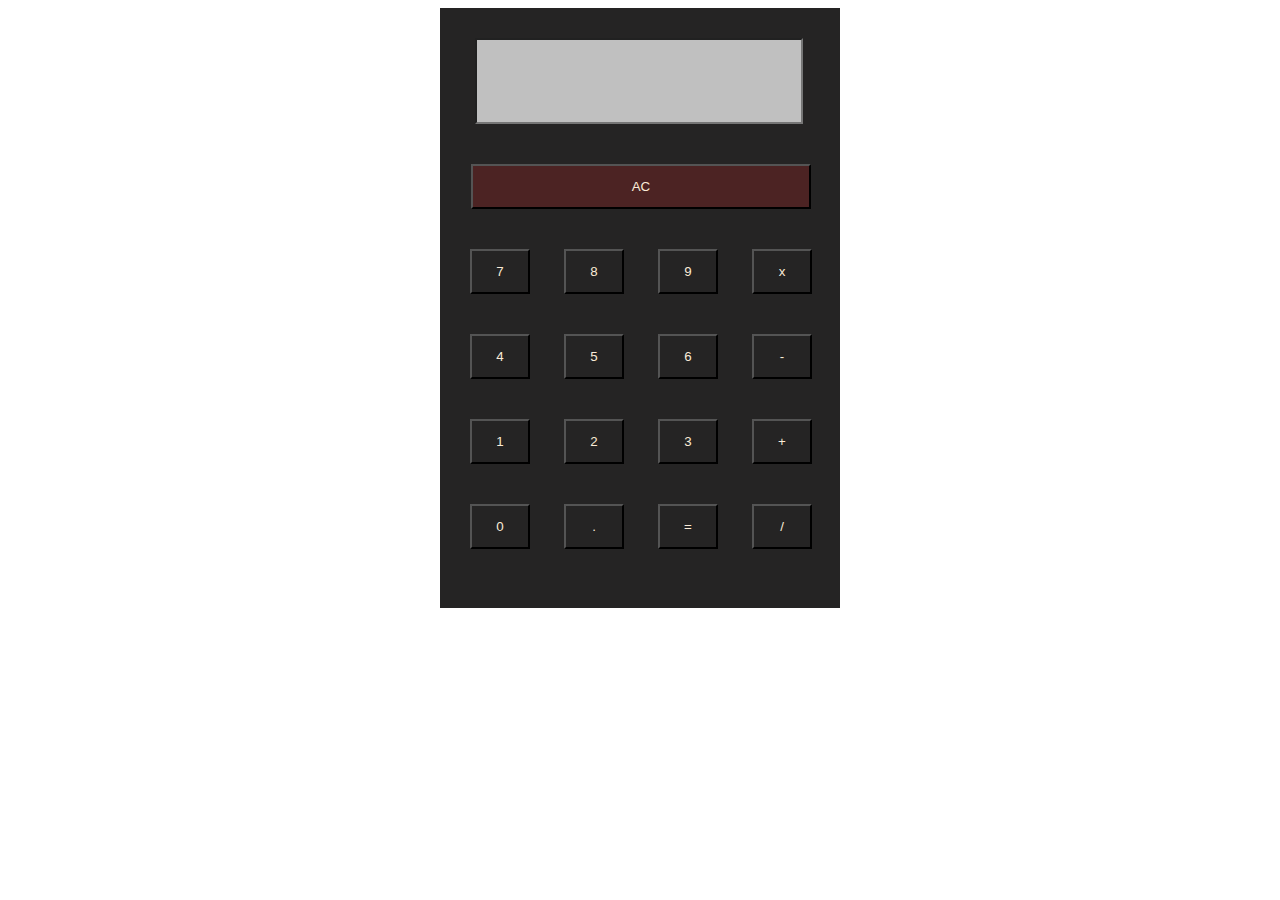
<file: Calculator/Index.html>
<!DOCTYPE html>
<html lang="en">

<head>
    <meta charset="UTF-8">
    <meta name="viewport" content="width=device-width, initial-scale=1.0">
    <title>Normal Calculator</title>
    <link rel="stylesheet" href="Main.css">
    <script src="Script.js"></script>
</head>

<body>
    <div class="main-body">

        <div class="calc">

            <div class="output">
                <input type="text" id="screen">
            </div>

            <div class="buttons">
                <button onclick="clearDisplay()" class="spcl-btn">AC</button>

                <div class="row">
                    <button onclick="buttonClick(7)" class="btn">7</button>
                    <button onclick="buttonClick(8)" class="btn">8</button>
                    <button onclick="buttonClick(9)" class="btn">9</button>
                    <button onclick="buttonClick('*')" class="btn">x</button>
                </div>

                <div class="row">
                    <button onclick="buttonClick(4)" class="btn">4</button>
                    <button onclick="buttonClick(5)" class="btn">5</button>
                    <button onclick="buttonClick(6)" class="btn">6</button>
                    <button onclick="buttonClick('-')" class="btn">-</button>
                </div>

                <div class="row">
                    <button onclick="buttonClick(1)" class="btn">1</button>
                    <button onclick="buttonClick(2)" class="btn">2</button>
                    <button onclick="buttonClick(3)" class="btn">3</button>
                    <button onclick="buttonClick('+')" class="btn">+</button>
                </div>

                <div class="row">
                    <button onclick="buttonClick(0)" class="btn">0</button>
                    <button onclick="buttonClick('.')" class="btn">.</button>
                    <button onclick="equalClick('=')" class="btn">=</button>
                    <button onclick="buttonClick('/')" class="btn">/</button>
                </div>


            </div>

        </div>
    </div>
</body>
</html>
</file>
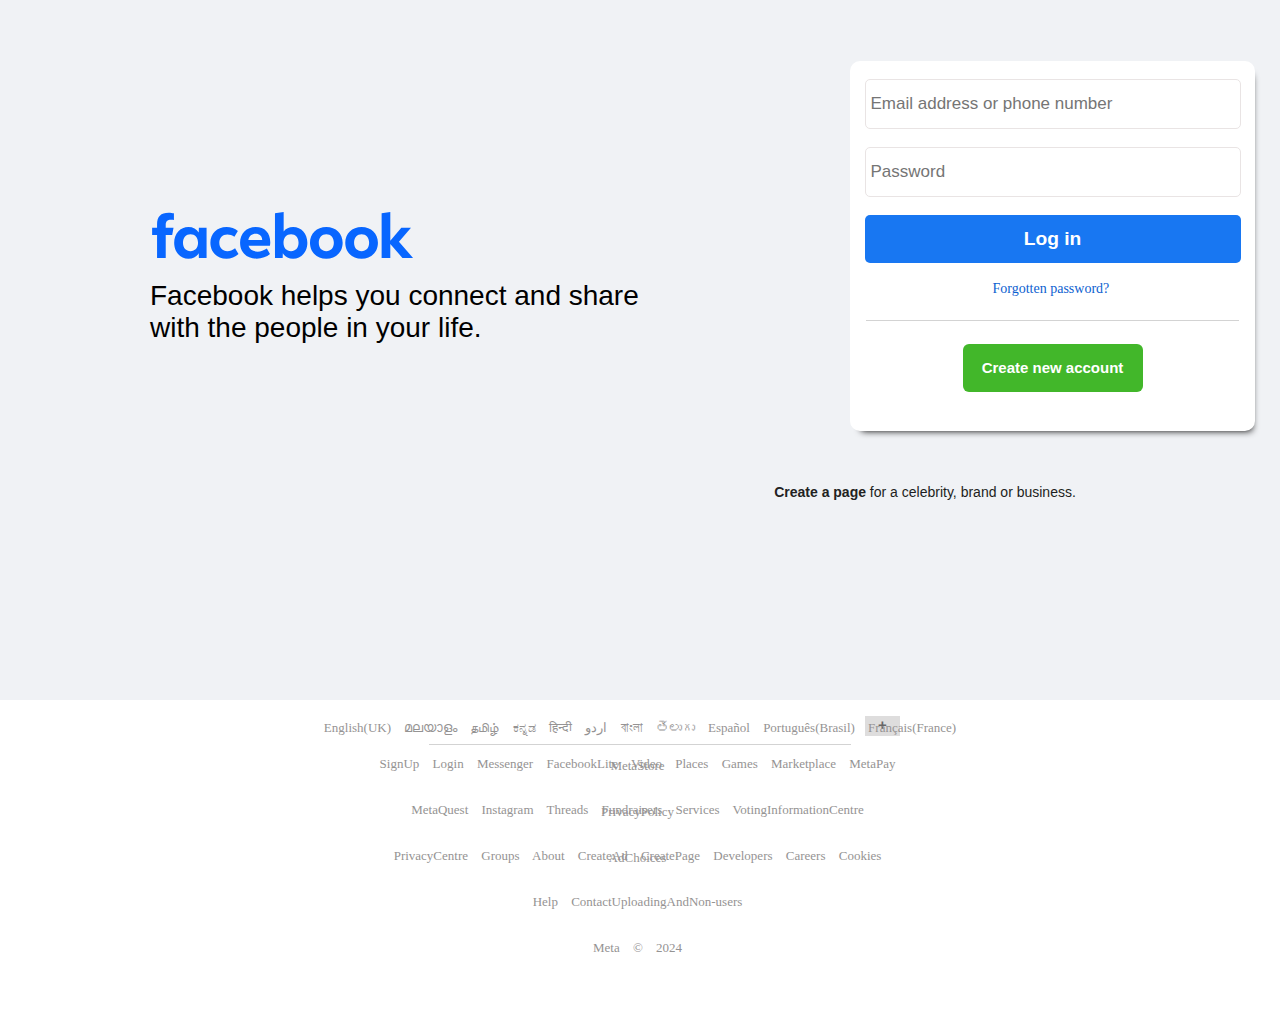
<file: Facebook New/Index.html>
<!DOCTYPE html>
<html lang="en">

<head>
    <meta charset="UTF-8">
    <meta name="viewport" content="width=device-width, initial-scale=1.0">
    <title>Facebook - log in or sign up</title>
    <link href="Main.css" rel="stylesheet" type="text/css">
    <link rel="icon" href="icon.png" type="image/x-icon">
</head>

<body>
    <div class="container">

        <div class="main-body">

            <div class="left-section">
                <img src="logo.svg" alt="facebook">
                <p>Facebook helps you connect and share<br>with the people in your life.</p>
            </div>

            <div class="right-section">
                <form action="">
                    <input type="text" placeholder="Email address or phone number">
                    <br>
                    <input type="password" placeholder="Password">
                    <br>
                    <button href="Index.html" class="login" type="submit">Log in</button>
                    <br>
                    <a href="Index.html" class="f-pass">Forgotten password?</a>
                    <br>
                    <div class="line"></div>
                    <br>
                    <button href="Index.html" class="bttn2">Create new account</button> 
                </form>

           
                <div class="link2">
                    <a href="Index.html">Create a page</a> 
                    for a celebrity, brand or business.
                </div>

            </div>
        </div>

        <div class="footer">
            <p>English(UK) മലയാളം தமிழ் ಕನ್ನಡ हिन्दी اردو বাংলা తెలుగు Español Português(Brasil) Français(France)</p>
            <button href="Index.html" class="plus">+</button>
            <br>
            <div class="line2"></div>
            <br>

            <div class="para">
                <p>SignUp Login Messenger FacebookLite Video Places Games Marketplace MetaPay MetaStore</p><br>
                <p>MetaQuest Instagram Threads Fundraisers Services VotingInformationCentre PrivacyPolicy</p><br>
                <p>PrivacyCentre Groups About CreateAd CreatePage Developers Careers Cookies AdChoices</p><br>
                <p>Help ContactUploadingAndNon-users</p><br><br>
                <p>Meta © 2024</p>
            </div>
        </div>
    </div>
</body>
</html>
</file>
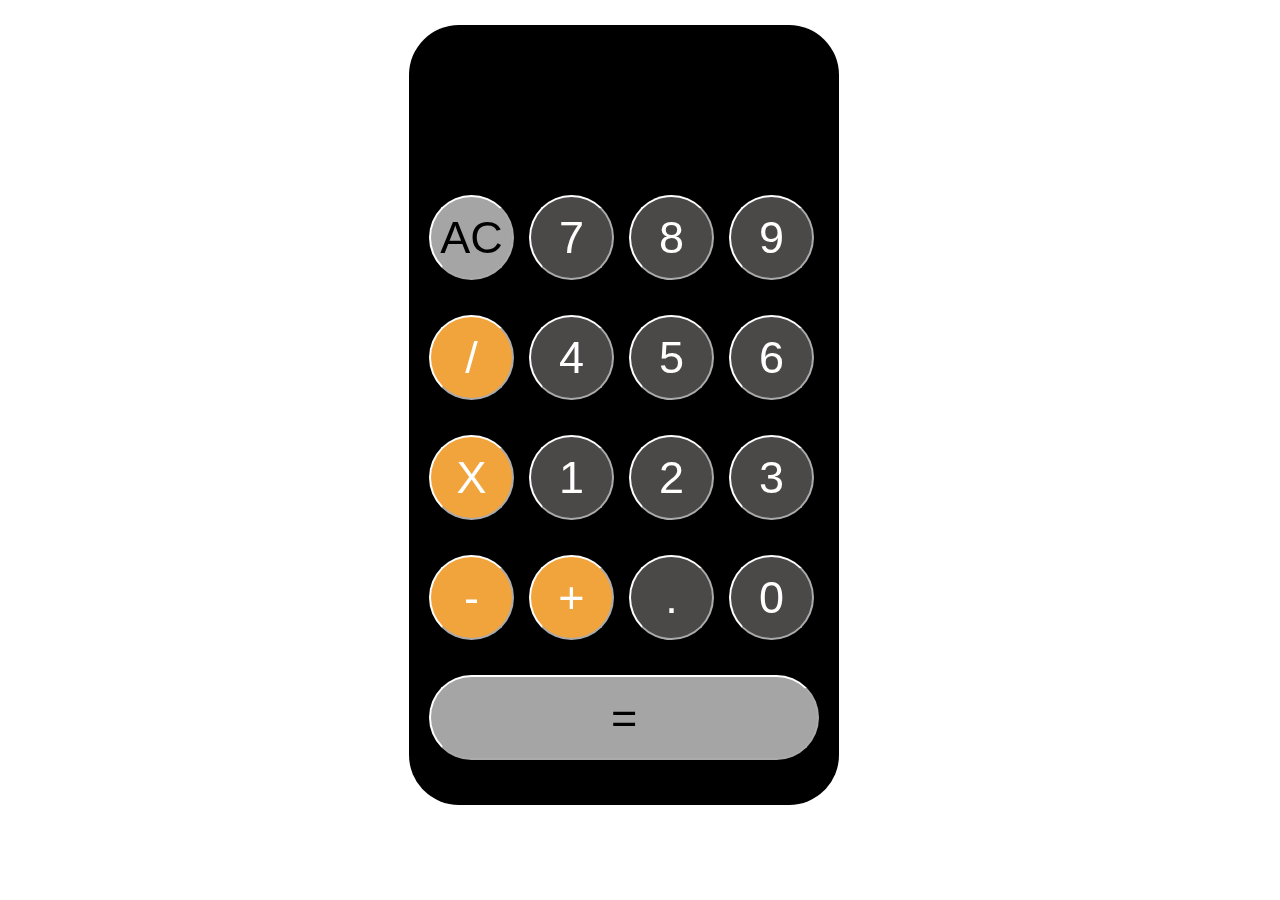
<file: IOS Calculator/Index.html>
<!DOCTYPE html>
<html lang="en">

<head>
    <meta charset="UTF-8">
    <meta name="viewport" content="width=device-width, initial-scale=1.0">
    <title>Normal Calculator</title>
    <link rel="stylesheet" href="Main.css">
    <script src="Script.js"></script>
</head>

<body>
    <div class="main-body">

        <div class="calc">

            <div class="output">
                <input type="text" id="screen">
            </div>

            <div class="buttons">

                <div class="row">
                    <button onclick="clearDisplay()" class="gray-btn">AC</button>
                    <button onclick="buttonClick('/')" class="op-btn">/</button>
                    <button onclick="buttonClick('*')" class="op-btn">X</button>
                    <button onclick="buttonClick('-')" class="op-btn">-</button>
                </div>

                <div class="row">
                    <button onclick="buttonClick(7)" class="btn">7</button>
                    <button onclick="buttonClick(4)" class="btn">4</button>
                    <button onclick="buttonClick(1)" class="btn">1</button>
                    <button onclick="buttonClick('+')" class="op-btn">+</button>

                </div>

                <div class="row">
                    <button onclick="buttonClick(8)" class="btn">8</button>
                    <button onclick="buttonClick(5)" class="btn">5</button>
                    <button onclick="buttonClick(2)" class="btn">2</button>
                    <button onclick="buttonClick('.')" class="btn">.</button>
                </div>

                <div class="row">
                    <button onclick="buttonClick(9)" class="btn">9</button>
                    <button onclick="buttonClick(6)" class="btn">6</button>
                    <button onclick="buttonClick(3)" class="btn">3</button>
                    <button onclick="buttonClick(0)" class="btn">0</button>
                </div>

                <div class="row">
                    <button onclick="equalClick('=')" class="equal-btn">=</button>
                </div>


            </div>

        </div>
    </div>
</body>
</html>
</file>
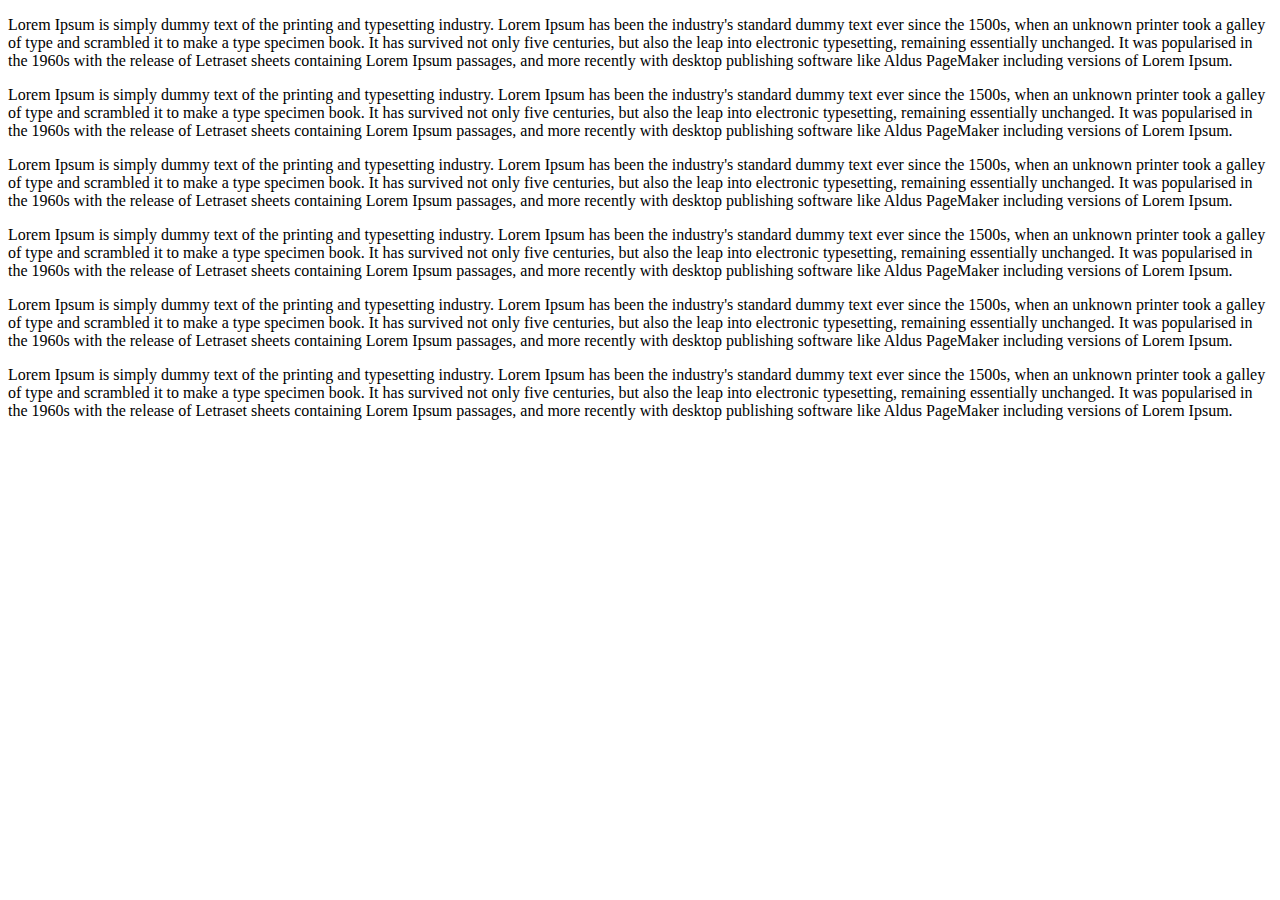
<file: Bootsrap/sample.html>
<!DOCTYPE html>
<html lang="en">
<head>
    <meta charset="UTF-8">
    <meta name="viewport" content="width=device-width, initial-scale=1.0">
    <title>Document</title>
    <link href="https://cdn.jsdelivr.net/npm/bootstrap@5.0.2/dist/css/bootstrap.min.css" rel="stylesheet" integrity="sha384-EVSTQN3/azprG1Anm3QDgpJLIm9Nao0Yz1ztcQTwFspd3yD65VohhpuuCOmLASjC" crossorigin="anonymous">
</head>
<body>
    <div class="container-fluid">
    <div class="row">
        <div class="col-12 col-sm-6 col-md-4 col-lg-3 col-xl-2">
            <p>Lorem Ipsum is simply dummy text of the printing and typesetting industry. Lorem Ipsum has been the industry's standard dummy text ever since the 1500s, when an unknown printer took a galley of type and scrambled it to make a type specimen book. It has survived not only five centuries, but also the leap into electronic typesetting, remaining essentially unchanged. It was popularised in the 1960s with the release of Letraset sheets containing Lorem Ipsum passages, and more recently with desktop publishing software like Aldus PageMaker including versions of Lorem Ipsum.</p>
        </div>

        <div class="col-12 col-sm-6 col-md-4 col-lg-3 col-xl-2">
            <p>Lorem Ipsum is simply dummy text of the printing and typesetting industry. Lorem Ipsum has been the industry's standard dummy text ever since the 1500s, when an unknown printer took a galley of type and scrambled it to make a type specimen book. It has survived not only five centuries, but also the leap into electronic typesetting, remaining essentially unchanged. It was popularised in the 1960s with the release of Letraset sheets containing Lorem Ipsum passages, and more recently with desktop publishing software like Aldus PageMaker including versions of Lorem Ipsum.</p>
        </div>

        <div class="col-12 col-sm-6 col-md-4 col-lg-3 col-xl-2">
            <p>Lorem Ipsum is simply dummy text of the printing and typesetting industry. Lorem Ipsum has been the industry's standard dummy text ever since the 1500s, when an unknown printer took a galley of type and scrambled it to make a type specimen book. It has survived not only five centuries, but also the leap into electronic typesetting, remaining essentially unchanged. It was popularised in the 1960s with the release of Letraset sheets containing Lorem Ipsum passages, and more recently with desktop publishing software like Aldus PageMaker including versions of Lorem Ipsum.</p>
        </div>

        <div class="col-12 col-sm-6 col-md-4 col-lg-3 col-xl-2">
            <p>Lorem Ipsum is simply dummy text of the printing and typesetting industry. Lorem Ipsum has been the industry's standard dummy text ever since the 1500s, when an unknown printer took a galley of type and scrambled it to make a type specimen book. It has survived not only five centuries, but also the leap into electronic typesetting, remaining essentially unchanged. It was popularised in the 1960s with the release of Letraset sheets containing Lorem Ipsum passages, and more recently with desktop publishing software like Aldus PageMaker including versions of Lorem Ipsum.</p>
        </div>

        <div class="col-12 col-sm-6 col-md-4 col-lg-3 col-xl-2">
            <p>Lorem Ipsum is simply dummy text of the printing and typesetting industry. Lorem Ipsum has been the industry's standard dummy text ever since the 1500s, when an unknown printer took a galley of type and scrambled it to make a type specimen book. It has survived not only five centuries, but also the leap into electronic typesetting, remaining essentially unchanged. It was popularised in the 1960s with the release of Letraset sheets containing Lorem Ipsum passages, and more recently with desktop publishing software like Aldus PageMaker including versions of Lorem Ipsum.</p>
        </div>

        <div class="col-12 col-sm-6 col-md-4 col-lg-3 col-xl-2">
            <p>Lorem Ipsum is simply dummy text of the printing and typesetting industry. Lorem Ipsum has been the industry's standard dummy text ever since the 1500s, when an unknown printer took a galley of type and scrambled it to make a type specimen book. It has survived not only five centuries, but also the leap into electronic typesetting, remaining essentially unchanged. It was popularised in the 1960s with the release of Letraset sheets containing Lorem Ipsum passages, and more recently with desktop publishing software like Aldus PageMaker including versions of Lorem Ipsum.</p>
        </div>
        

    </div>
    </div>
    <script src="https://cdn.jsdelivr.net/npm/bootstrap@5.0.2/dist/js/bootstrap.bundle.min.js" integrity="sha384-MrcW6ZMFYlzcLA8Nl+NtUVF0sA7MsXsP1UyJoMp4YLEuNSfAP+JcXn/tWtIaxVXM" crossorigin="anonymous"></script>
    
</body>
</html>
</file>
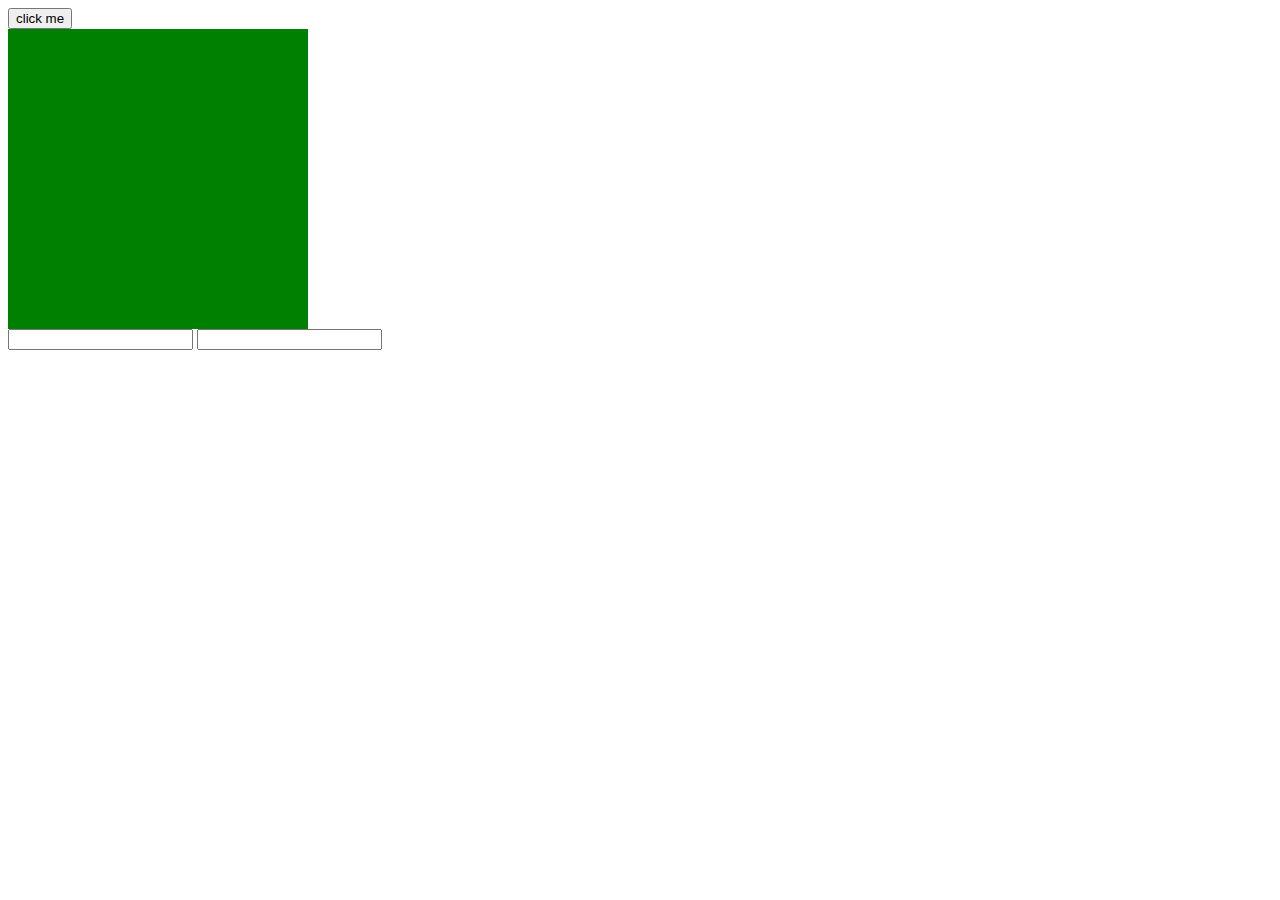
<file: jquery/sample.html>
<!DOCTYPE html>
<html lang="en">
<head>
    <meta charset="UTF-8">
    <meta name="viewport" content="width=device-width, initial-scale=1.0">
    <title>Document</title>
</head>
<body>
    <button id="btn">click me</button>
    <div style="width:300px;height:300px;background: green;" id="box">
    
    
    </div>
    <input type="text" id="inp">
    <label style="display: none;" id="error">Enter min. 4 characters</label>
    <input type="text" id="">
    <script src="https://code.jquery.com/jquery-3.7.1.js" integrity="sha256-eKhayi8LEQwp4NKxN+CfCh+3qOVUtJn3QNZ0TciWLP4=" crossorigin="anonymous"></script>
    <script>
        $(document).ready(function(){
            $("#btn").click(function(){
                //alert("button clicked")
                $("#box").toggle()
            })

            $("#btn").mouseenter(function(){
                $(this).css({"background":"red"})
            })

            $("#inp").blur(function(){
                var text=$(this).val()
                if(text.length<4){
                    //alert("enter min. characters")
                    $("#error").show()
                }else{
                    $("#error").hide()
                }
            })
        })
    </script>
</body>
</html>
</file>
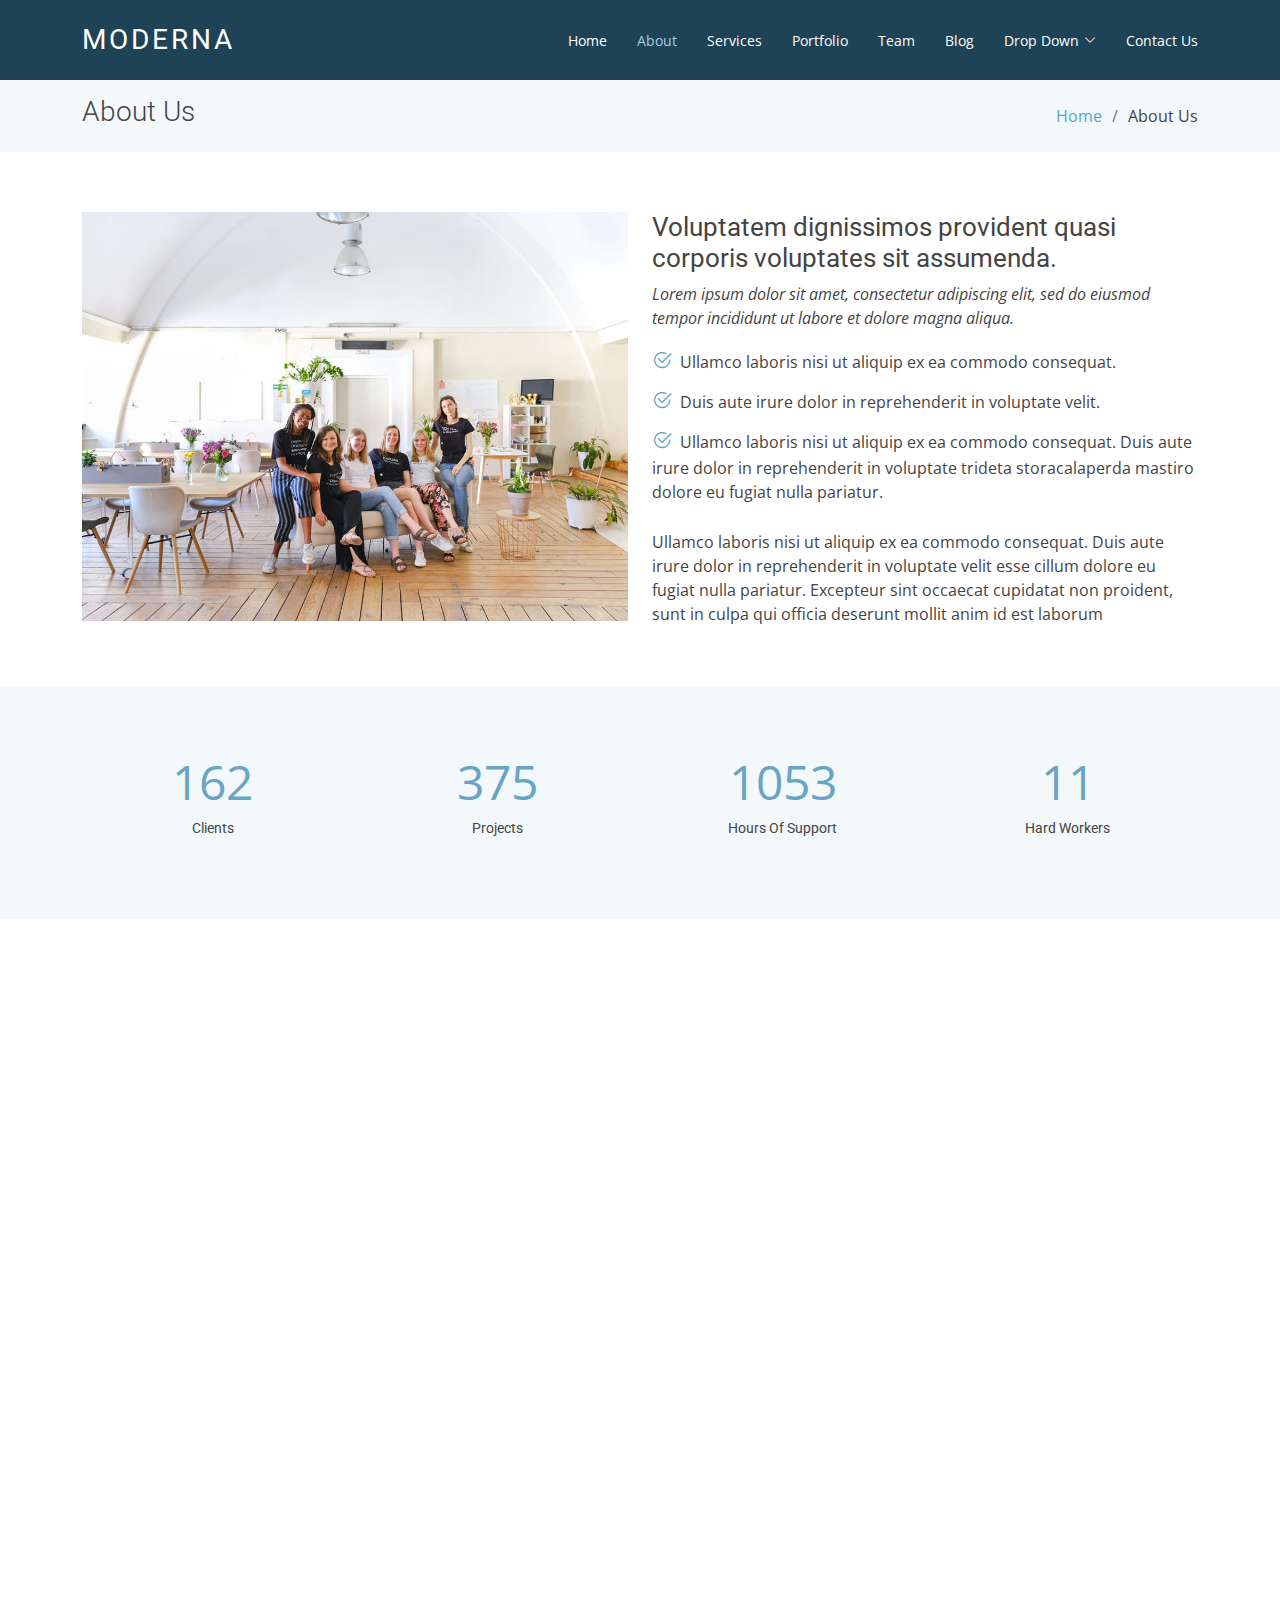
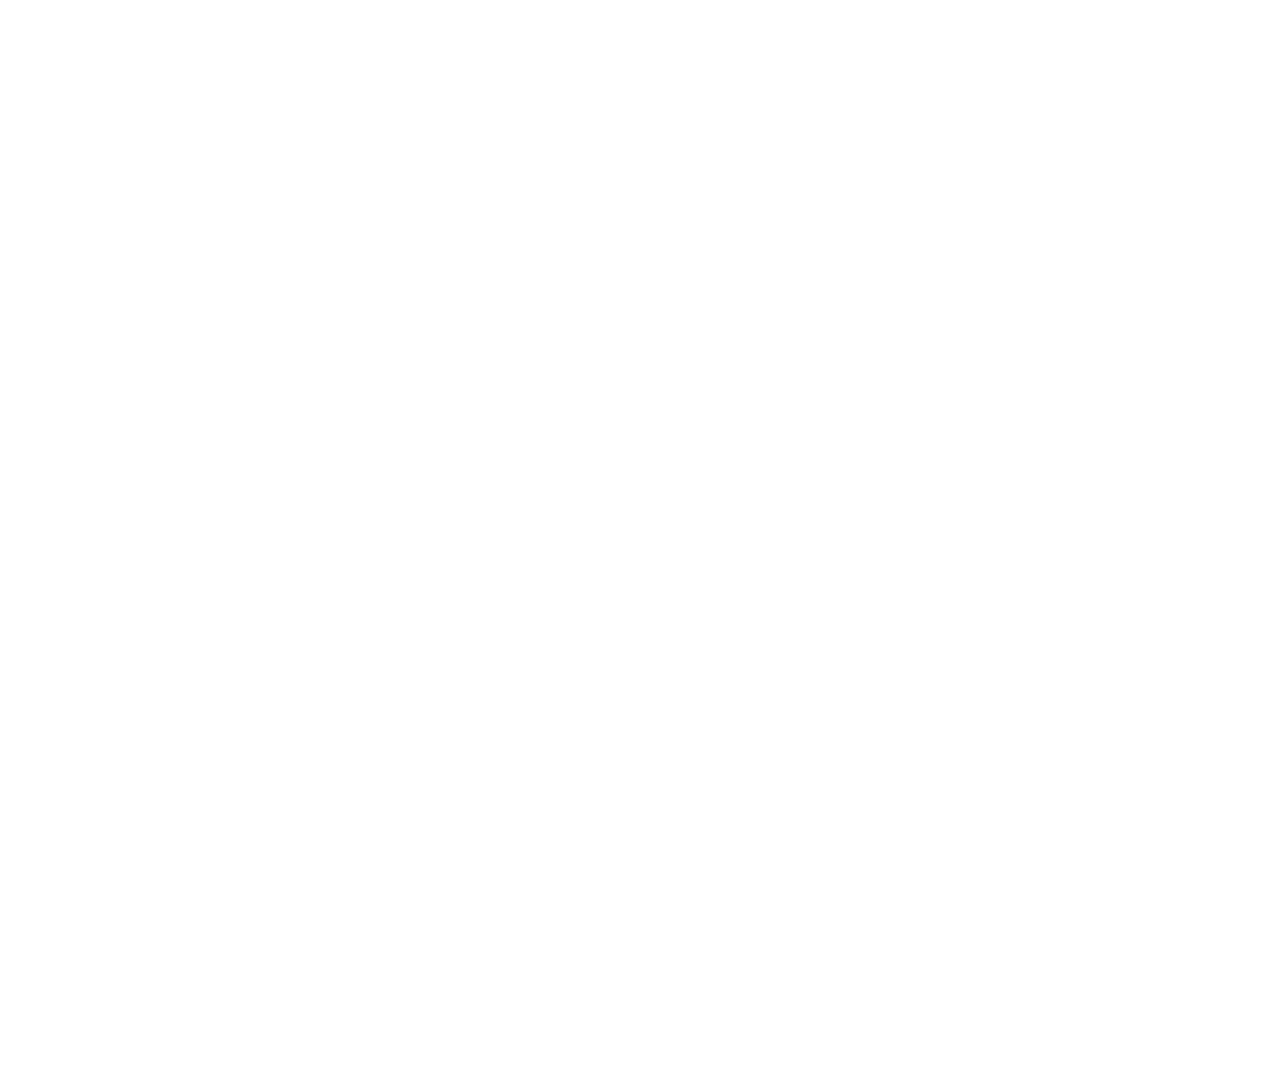
<file: Project 2/about.html>
<!DOCTYPE html>
<html lang="en">

<head>
  <meta charset="utf-8">
  <meta content="width=device-width, initial-scale=1.0" name="viewport">

  <title>About - Moderna Bootstrap Template</title>
  <meta content="" name="description">
  <meta content="" name="keywords">

  <!-- Favicons -->
  <link href="assets/img/favicon.png" rel="icon">
  <link href="assets/img/apple-touch-icon.png" rel="apple-touch-icon">

  <!-- Google Fonts -->
  <link href="https://fonts.googleapis.com/css?family=Open+Sans:300,300i,400,400i,600,600i,700,700i|Roboto:300,300i,400,400i,500,500i,700,700i&display=swap" rel="stylesheet">

  <!-- Vendor CSS Files -->
  <link href="assets/vendor/animate.css/animate.min.css" rel="stylesheet">
  <link href="assets/vendor/aos/aos.css" rel="stylesheet">
  <link href="assets/vendor/bootstrap/css/bootstrap.min.css" rel="stylesheet">
  <link href="assets/vendor/bootstrap-icons/bootstrap-icons.css" rel="stylesheet">
  <link href="assets/vendor/boxicons/css/boxicons.min.css" rel="stylesheet">
  <link href="assets/vendor/glightbox/css/glightbox.min.css" rel="stylesheet">
  <link href="assets/vendor/swiper/swiper-bundle.min.css" rel="stylesheet">

  <!-- Template Main CSS File -->
  <link href="assets/css/style.css" rel="stylesheet">

  <!-- =======================================================
  * Template Name: Moderna
  * Updated: Jan 09 2024 with Bootstrap v5.3.2
  * Template URL: https://bootstrapmade.com/free-bootstrap-template-corporate-moderna/
  * Author: BootstrapMade.com
  * License: https://bootstrapmade.com/license/
  ======================================================== -->
</head>

<body>

  <!-- ======= Header ======= -->
  <header id="header" class="fixed-top d-flex align-items-center ">
    <div class="container d-flex justify-content-between align-items-center">

      <div class="logo">
        <h1 class="text-light"><a href="index.html"><span>Moderna</span></a></h1>
        <!-- Uncomment below if you prefer to use an image logo -->
        <!-- <a href="index.html"><img src="assets/img/logo.png" alt="" class="img-fluid"></a>-->
      </div>

      <nav id="navbar" class="navbar">
        <ul>
          <li><a class="" href="index.html">Home</a></li>
          <li><a class="active" href="about.html">About</a></li>
          <li><a href="services.html">Services</a></li>
          <li><a href="portfolio.html">Portfolio</a></li>
          <li><a href="team.html">Team</a></li>
          <li><a href="blog.html">Blog</a></li>
          <li class="dropdown"><a href="#"><span>Drop Down</span> <i class="bi bi-chevron-down"></i></a>
            <ul>
              <li><a href="#">Drop Down 1</a></li>
              <li class="dropdown"><a href="#"><span>Deep Drop Down</span> <i class="bi bi-chevron-right"></i></a>
                <ul>
                  <li><a href="#">Deep Drop Down 1</a></li>
                  <li><a href="#">Deep Drop Down 2</a></li>
                  <li><a href="#">Deep Drop Down 3</a></li>
                  <li><a href="#">Deep Drop Down 4</a></li>
                  <li><a href="#">Deep Drop Down 5</a></li>
                </ul>
              </li>
              <li><a href="#">Drop Down 2</a></li>
              <li><a href="#">Drop Down 3</a></li>
              <li><a href="#">Drop Down 4</a></li>
            </ul>
          </li>
          <li><a href="contact.html">Contact Us</a></li>
        </ul>
        <i class="bi bi-list mobile-nav-toggle"></i>
      </nav><!-- .navbar -->

    </div>
  </header><!-- End Header -->

  <main id="main">

    <!-- ======= About Us Section ======= -->
    <section class="breadcrumbs">
      <div class="container">

        <div class="d-flex justify-content-between align-items-center">
          <h2>About Us</h2>
          <ol>
            <li><a href="index.html">Home</a></li>
            <li>About Us</li>
          </ol>
        </div>

      </div>
    </section><!-- End About Us Section -->

    <!-- ======= About Section ======= -->
    <section class="about" data-aos="fade-up">
      <div class="container">

        <div class="row">
          <div class="col-lg-6">
            <img src="assets/img/about.jpg" class="img-fluid" alt="">
          </div>
          <div class="col-lg-6 pt-4 pt-lg-0">
            <h3>Voluptatem dignissimos provident quasi corporis voluptates sit assumenda.</h3>
            <p class="fst-italic">
              Lorem ipsum dolor sit amet, consectetur adipiscing elit, sed do eiusmod tempor incididunt ut labore et dolore
              magna aliqua.
            </p>
            <ul>
              <li><i class="bi bi-check2-circle"></i> Ullamco laboris nisi ut aliquip ex ea commodo consequat.</li>
              <li><i class="bi bi-check2-circle"></i> Duis aute irure dolor in reprehenderit in voluptate velit.</li>
              <li><i class="bi bi-check2-circle"></i> Ullamco laboris nisi ut aliquip ex ea commodo consequat. Duis aute irure dolor in reprehenderit in voluptate trideta storacalaperda mastiro dolore eu fugiat nulla pariatur.</li>
            </ul>
            <p>
              Ullamco laboris nisi ut aliquip ex ea commodo consequat. Duis aute irure dolor in reprehenderit in voluptate
              velit esse cillum dolore eu fugiat nulla pariatur. Excepteur sint occaecat cupidatat non proident, sunt in
              culpa qui officia deserunt mollit anim id est laborum
            </p>
          </div>
        </div>

      </div>
    </section><!-- End About Section -->

    <!-- ======= Facts Section ======= -->
    <section class="facts section-bg" data-aos="fade-up">
      <div class="container">

        <div class="row counters">

          <div class="col-lg-3 col-6 text-center">
            <span data-purecounter-start="0" data-purecounter-end="232" data-purecounter-duration="1" class="purecounter"></span>
            <p>Clients</p>
          </div>

          <div class="col-lg-3 col-6 text-center">
            <span data-purecounter-start="0" data-purecounter-end="521" data-purecounter-duration="1" class="purecounter"></span>
            <p>Projects</p>
          </div>

          <div class="col-lg-3 col-6 text-center">
            <span data-purecounter-start="0" data-purecounter-end="1463" data-purecounter-duration="1" class="purecounter"></span>
            <p>Hours Of Support</p>
          </div>

          <div class="col-lg-3 col-6 text-center">
            <span data-purecounter-start="0" data-purecounter-end="15" data-purecounter-duration="1" class="purecounter"></span>
            <p>Hard Workers</p>
          </div>

        </div>

      </div>
    </section><!-- End Facts Section -->

    <!-- ======= Our Skills Section ======= -->
    <section class="skills" data-aos="fade-up">
      <div class="container">

        <div class="section-title">
          <h2>Our Skills</h2>
          <p>Magnam dolores commodi suscipit. Necessitatibus eius consequatur ex aliquid fuga eum quidem. Sit sint consectetur velit. Quisquam quos quisquam cupiditate. Et nemo qui impedit suscipit alias ea. Quia fugiat sit in iste officiis commodi quidem hic quas.</p>
        </div>

        <div class="skills-content">

          <div class="progress">
            <div class="progress-bar bg-success" role="progressbar" aria-valuenow="100" aria-valuemin="0" aria-valuemax="100">
              <span class="skill">HTML <i class="val">100%</i></span>
            </div>
          </div>

          <div class="progress">
            <div class="progress-bar bg-info" role="progressbar" aria-valuenow="90" aria-valuemin="0" aria-valuemax="100">
              <span class="skill">CSS <i class="val">90%</i></span>
            </div>
          </div>

          <div class="progress">
            <div class="progress-bar bg-warning" role="progressbar" aria-valuenow="75" aria-valuemin="0" aria-valuemax="100">
              <span class="skill">JavaScript <i class="val">75%</i></span>
            </div>
          </div>

          <div class="progress">
            <div class="progress-bar bg-danger" role="progressbar" aria-valuenow="55" aria-valuemin="0" aria-valuemax="100">
              <span class="skill">Photoshop <i class="val">55%</i></span>
            </div>
          </div>

        </div>

      </div>
    </section><!-- End Our Skills Section -->

    <!-- ======= Tetstimonials Section ======= -->
    <section class="testimonials" data-aos="fade-up">
      <div class="container">

        <div class="section-title">
          <h2>Tetstimonials</h2>
          <p>Magnam dolores commodi suscipit. Necessitatibus eius consequatur ex aliquid fuga eum quidem. Sit sint consectetur velit. Quisquam quos quisquam cupiditate. Et nemo qui impedit suscipit alias ea. Quia fugiat sit in iste officiis commodi quidem hic quas.</p>
        </div>

        <div class="testimonials-carousel swiper">
          <div class="swiper-wrapper">
            <div class="testimonial-item swiper-slide">
              <img src="assets/img/testimonials/testimonials-1.jpg" class="testimonial-img" alt="">
              <h3>Saul Goodman</h3>
              <h4>Ceo &amp; Founder</h4>
              <p>
                <i class="bx bxs-quote-alt-left quote-icon-left"></i>
                Proin iaculis purus consequat sem cure digni ssim donec porttitora entum suscipit rhoncus. Accusantium quam, ultricies eget id, aliquam eget nibh et. Maecen aliquam, risus at semper.
                <i class="bx bxs-quote-alt-right quote-icon-right"></i>
              </p>
            </div>

            <div class="testimonial-item swiper-slide">
              <img src="assets/img/testimonials/testimonials-2.jpg" class="testimonial-img" alt="">
              <h3>Sara Wilsson</h3>
              <h4>Designer</h4>
              <p>
                <i class="bx bxs-quote-alt-left quote-icon-left"></i>
                Export tempor illum tamen malis malis eram quae irure esse labore quem cillum quid cillum eram malis quorum velit fore eram velit sunt aliqua noster fugiat irure amet legam anim culpa.
                <i class="bx bxs-quote-alt-right quote-icon-right"></i>
              </p>
            </div>

            <div class="testimonial-item swiper-slide">
              <img src="assets/img/testimonials/testimonials-3.jpg" class="testimonial-img" alt="">
              <h3>Jena Karlis</h3>
              <h4>Store Owner</h4>
              <p>
                <i class="bx bxs-quote-alt-left quote-icon-left"></i>
                Enim nisi quem export duis labore cillum quae magna enim sint quorum nulla quem veniam duis minim tempor labore quem eram duis noster aute amet eram fore quis sint minim.
                <i class="bx bxs-quote-alt-right quote-icon-right"></i>
              </p>
            </div>

            <div class="testimonial-item swiper-slide">
              <img src="assets/img/testimonials/testimonials-4.jpg" class="testimonial-img" alt="">
              <h3>Matt Brandon</h3>
              <h4>Freelancer</h4>
              <p>
                <i class="bx bxs-quote-alt-left quote-icon-left"></i>
                Fugiat enim eram quae cillum dolore dolor amet nulla culpa multos export minim fugiat minim velit minim dolor enim duis veniam ipsum anim magna sunt elit fore quem dolore labore illum veniam.
                <i class="bx bxs-quote-alt-right quote-icon-right"></i>
              </p>
            </div>

            <div class="testimonial-item swiper-slide">
              <img src="assets/img/testimonials/testimonials-5.jpg" class="testimonial-img" alt="">
              <h3>John Larson</h3>
              <h4>Entrepreneur</h4>
              <p>
                <i class="bx bxs-quote-alt-left quote-icon-left"></i>
                Quis quorum aliqua sint quem legam fore sunt eram irure aliqua veniam tempor noster veniam enim culpa labore duis sunt culpa nulla illum cillum fugiat legam esse veniam culpa fore nisi cillum quid.
                <i class="bx bxs-quote-alt-right quote-icon-right"></i>
              </p>
            </div>
          </div>
          <div class="swiper-pagination"></div>
        </div>

      </div>
    </section><!-- End Ttstimonials Section -->

  </main><!-- End #main -->

  <!-- ======= Footer ======= -->
  <footer id="footer" data-aos="fade-up" data-aos-easing="ease-in-out" data-aos-duration="500">

    <div class="footer-newsletter">
      <div class="container">
        <div class="row">
          <div class="col-lg-6">
            <h4>Our Newsletter</h4>
            <p>Tamen quem nulla quae legam multos aute sint culpa legam noster magna</p>
          </div>
          <div class="col-lg-6">
            <form action="" method="post">
              <input type="email" name="email"><input type="submit" value="Subscribe">
            </form>
          </div>
        </div>
      </div>
    </div>

    <div class="footer-top">
      <div class="container">
        <div class="row">

          <div class="col-lg-3 col-md-6 footer-links">
            <h4>Useful Links</h4>
            <ul>
              <li><i class="bx bx-chevron-right"></i> <a href="#">Home</a></li>
              <li><i class="bx bx-chevron-right"></i> <a href="#">About us</a></li>
              <li><i class="bx bx-chevron-right"></i> <a href="#">Services</a></li>
              <li><i class="bx bx-chevron-right"></i> <a href="#">Terms of service</a></li>
              <li><i class="bx bx-chevron-right"></i> <a href="#">Privacy policy</a></li>
            </ul>
          </div>

          <div class="col-lg-3 col-md-6 footer-links">
            <h4>Our Services</h4>
            <ul>
              <li><i class="bx bx-chevron-right"></i> <a href="#">Web Design</a></li>
              <li><i class="bx bx-chevron-right"></i> <a href="#">Web Development</a></li>
              <li><i class="bx bx-chevron-right"></i> <a href="#">Product Management</a></li>
              <li><i class="bx bx-chevron-right"></i> <a href="#">Marketing</a></li>
              <li><i class="bx bx-chevron-right"></i> <a href="#">Graphic Design</a></li>
            </ul>
          </div>

          <div class="col-lg-3 col-md-6 footer-contact">
            <h4>Contact Us</h4>
            <p>
              A108 Adam Street <br>
              New York, NY 535022<br>
              United States <br><br>
              <strong>Phone:</strong> +1 5589 55488 55<br>
              <strong>Email:</strong> info@example.com<br>
            </p>

          </div>

          <div class="col-lg-3 col-md-6 footer-info">
            <h3>About Moderna</h3>
            <p>Cras fermentum odio eu feugiat lide par naso tierra. Justo eget nada terra videa magna derita valies darta donna mare fermentum iaculis eu non diam phasellus.</p>
            <div class="social-links mt-3">
              <a href="#" class="twitter"><i class="bx bxl-twitter"></i></a>
              <a href="#" class="facebook"><i class="bx bxl-facebook"></i></a>
              <a href="#" class="instagram"><i class="bx bxl-instagram"></i></a>
              <a href="#" class="linkedin"><i class="bx bxl-linkedin"></i></a>
            </div>
          </div>

        </div>
      </div>
    </div>

    <div class="container">
      <div class="copyright">
        &copy; Copyright <strong><span>Moderna</span></strong>. All Rights Reserved
      </div>
      <div class="credits">
        <!-- All the links in the footer should remain intact. -->
        <!-- You can delete the links only if you purchased the pro version. -->
        <!-- Licensing information: https://bootstrapmade.com/license/ -->
        <!-- Purchase the pro version with working PHP/AJAX contact form: https://bootstrapmade.com/free-bootstrap-template-corporate-moderna/ -->
        Designed by <a href="https://bootstrapmade.com/">BootstrapMade</a>
      </div>
    </div>
  </footer><!-- End Footer -->

  <a href="#" class="back-to-top d-flex align-items-center justify-content-center"><i class="bi bi-arrow-up-short"></i></a>

  <!-- Vendor JS Files -->
  <script src="assets/vendor/purecounter/purecounter_vanilla.js"></script>
  <script src="assets/vendor/aos/aos.js"></script>
  <script src="assets/vendor/bootstrap/js/bootstrap.bundle.min.js"></script>
  <script src="assets/vendor/glightbox/js/glightbox.min.js"></script>
  <script src="assets/vendor/isotope-layout/isotope.pkgd.min.js"></script>
  <script src="assets/vendor/swiper/swiper-bundle.min.js"></script>
  <script src="assets/vendor/waypoints/noframework.waypoints.js"></script>
  <script src="assets/vendor/php-email-form/validate.js"></script>

  <!-- Template Main JS File -->
  <script src="assets/js/main.js"></script>

</body>

</html>
</file>
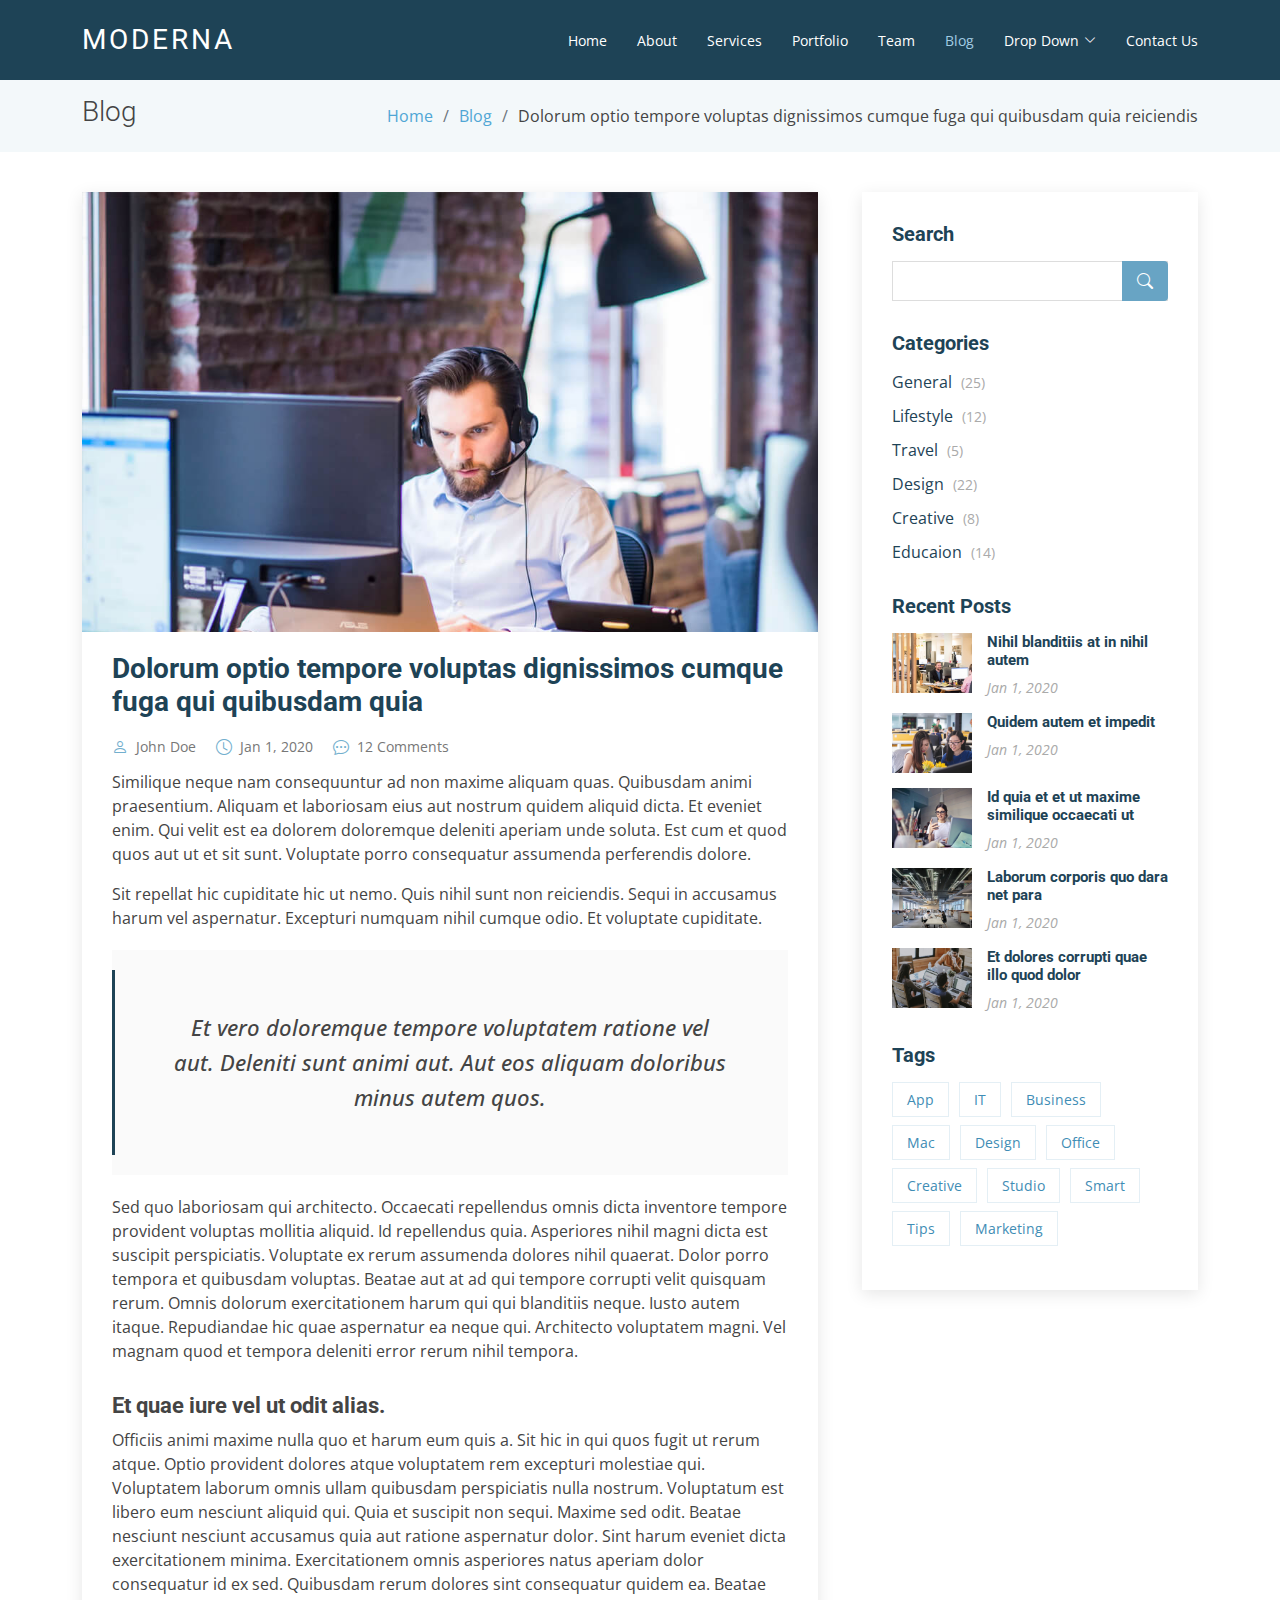
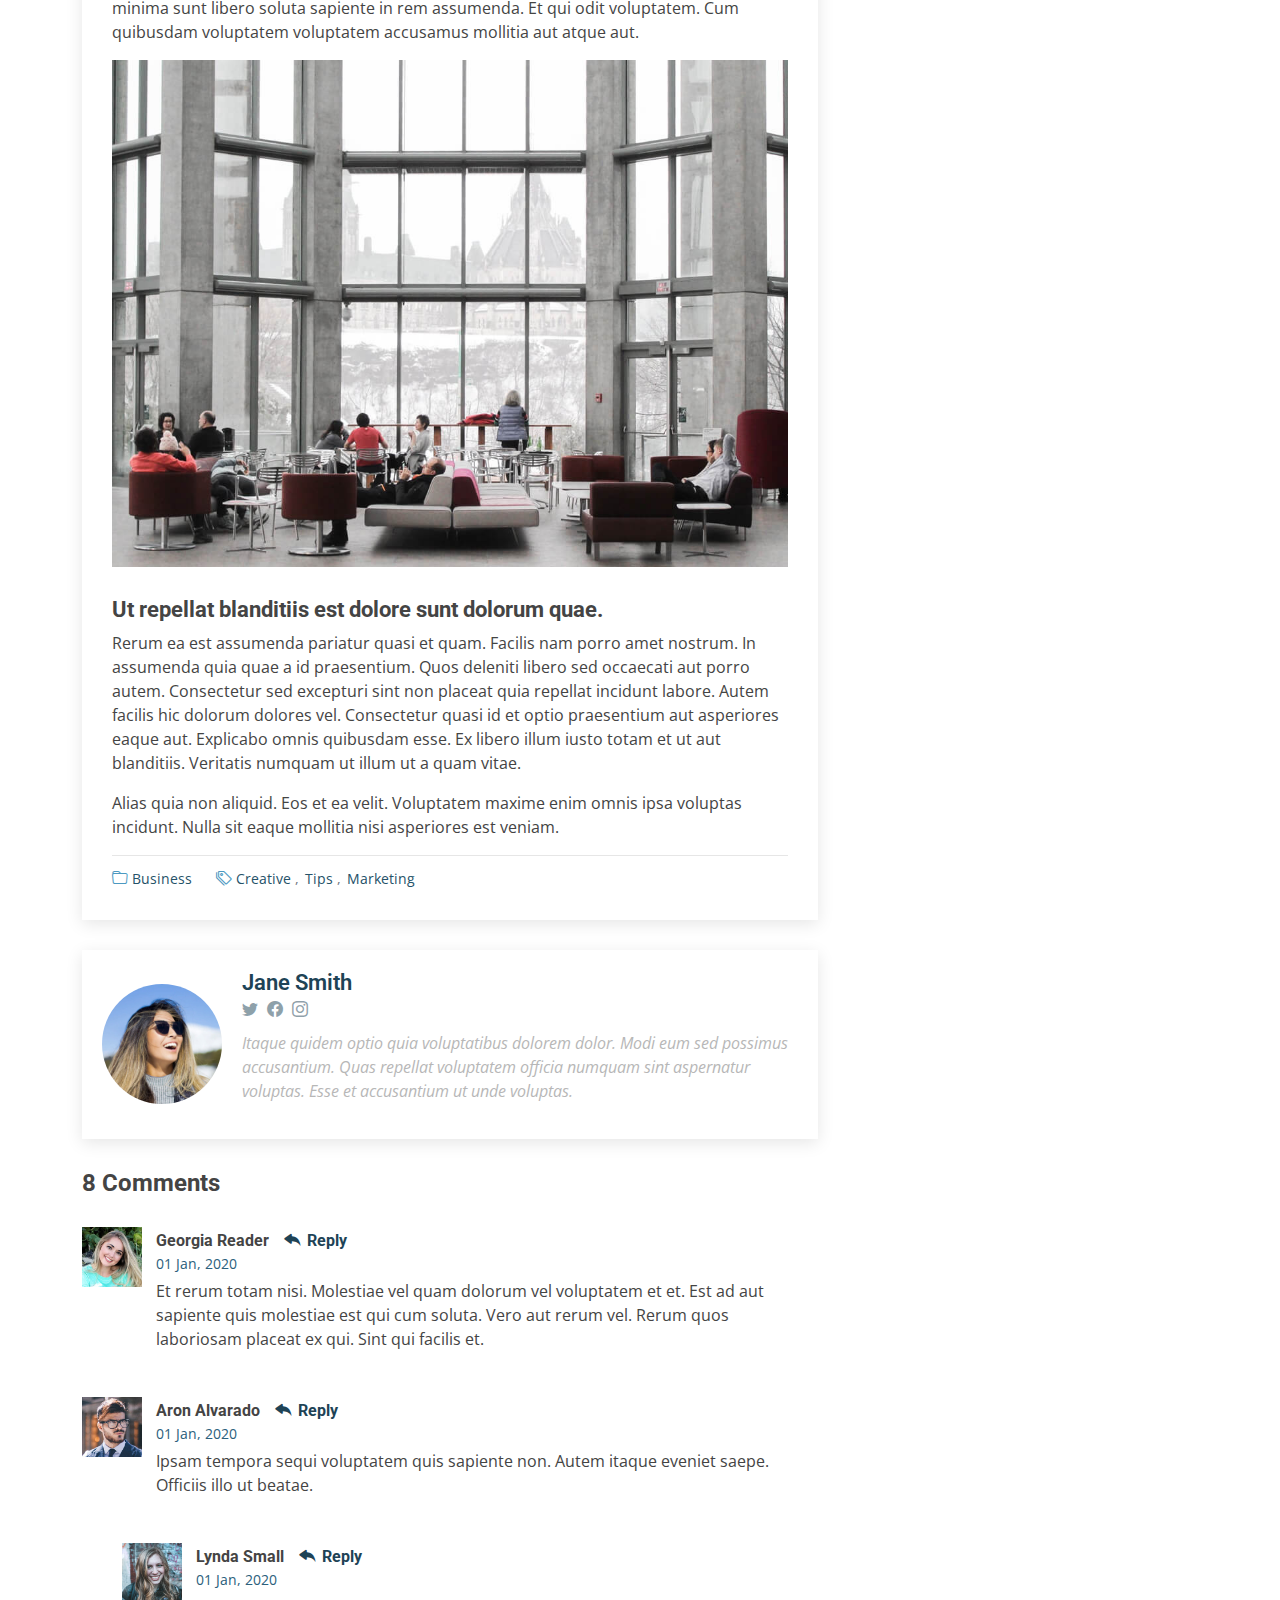
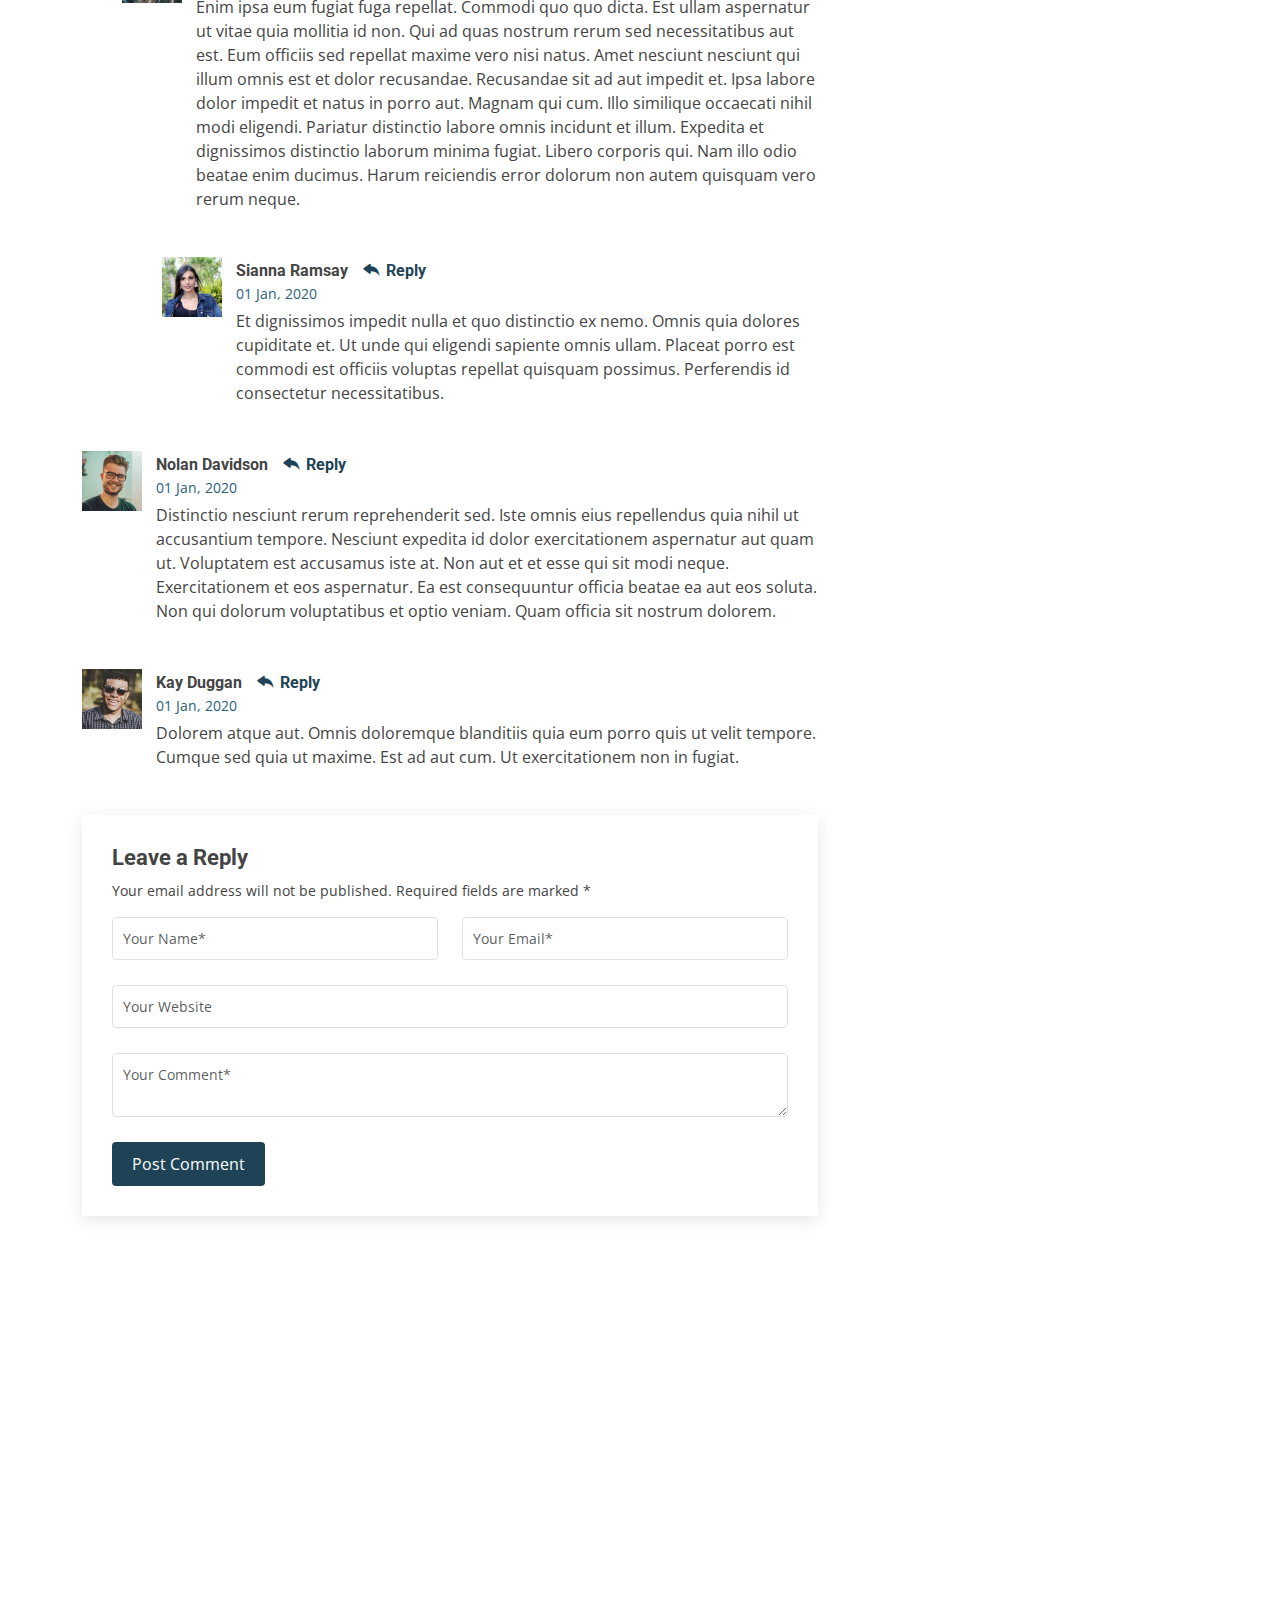
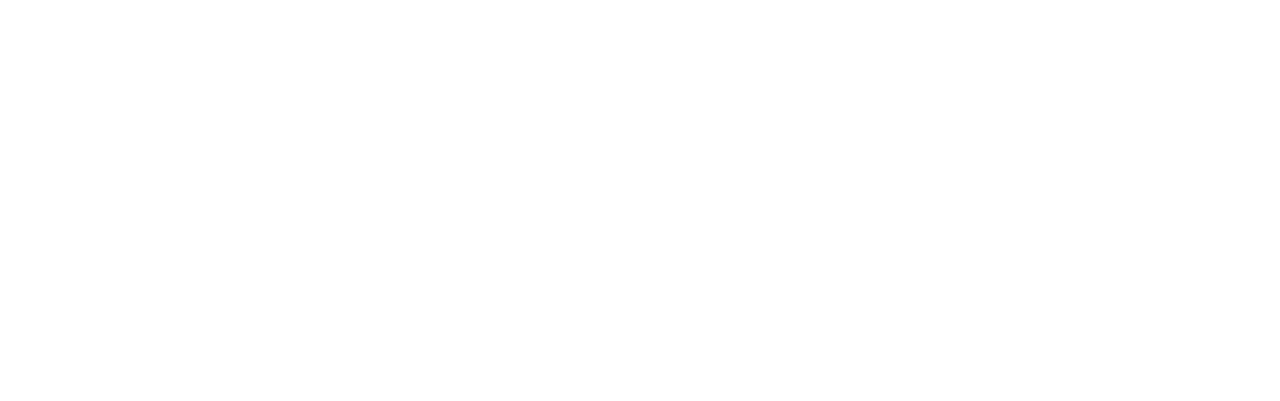
<file: Project 2/blog-single.html>
<!DOCTYPE html>
<html lang="en">

<head>
  <meta charset="utf-8">
  <meta content="width=device-width, initial-scale=1.0" name="viewport">

  <title>Blog Single - Moderna Bootstrap Template</title>
  <meta content="" name="description">
  <meta content="" name="keywords">

  <!-- Favicons -->
  <link href="assets/img/favicon.png" rel="icon">
  <link href="assets/img/apple-touch-icon.png" rel="apple-touch-icon">

  <!-- Google Fonts -->
  <link href="https://fonts.googleapis.com/css?family=Open+Sans:300,300i,400,400i,600,600i,700,700i|Roboto:300,300i,400,400i,500,500i,700,700i&display=swap" rel="stylesheet">

  <!-- Vendor CSS Files -->
  <link href="assets/vendor/animate.css/animate.min.css" rel="stylesheet">
  <link href="assets/vendor/aos/aos.css" rel="stylesheet">
  <link href="assets/vendor/bootstrap/css/bootstrap.min.css" rel="stylesheet">
  <link href="assets/vendor/bootstrap-icons/bootstrap-icons.css" rel="stylesheet">
  <link href="assets/vendor/boxicons/css/boxicons.min.css" rel="stylesheet">
  <link href="assets/vendor/glightbox/css/glightbox.min.css" rel="stylesheet">
  <link href="assets/vendor/swiper/swiper-bundle.min.css" rel="stylesheet">

  <!-- Template Main CSS File -->
  <link href="assets/css/style.css" rel="stylesheet">

  <!-- =======================================================
  * Template Name: Moderna
  * Updated: Jan 09 2024 with Bootstrap v5.3.2
  * Template URL: https://bootstrapmade.com/free-bootstrap-template-corporate-moderna/
  * Author: BootstrapMade.com
  * License: https://bootstrapmade.com/license/
  ======================================================== -->
</head>

<body>

  <!-- ======= Header ======= -->
  <header id="header" class="fixed-top d-flex align-items-center ">
    <div class="container d-flex justify-content-between align-items-center">

      <div class="logo">
        <h1 class="text-light"><a href="index.html"><span>Moderna</span></a></h1>
        <!-- Uncomment below if you prefer to use an image logo -->
        <!-- <a href="index.html"><img src="assets/img/logo.png" alt="" class="img-fluid"></a>-->
      </div>

      <nav id="navbar" class="navbar">
        <ul>
          <li><a class="" href="index.html">Home</a></li>
          <li><a href="about.html">About</a></li>
          <li><a href="services.html">Services</a></li>
          <li><a href="portfolio.html">Portfolio</a></li>
          <li><a href="team.html">Team</a></li>
          <li><a class="active" href="blog.html">Blog</a></li>
          <li class="dropdown"><a href="#"><span>Drop Down</span> <i class="bi bi-chevron-down"></i></a>
            <ul>
              <li><a href="#">Drop Down 1</a></li>
              <li class="dropdown"><a href="#"><span>Deep Drop Down</span> <i class="bi bi-chevron-right"></i></a>
                <ul>
                  <li><a href="#">Deep Drop Down 1</a></li>
                  <li><a href="#">Deep Drop Down 2</a></li>
                  <li><a href="#">Deep Drop Down 3</a></li>
                  <li><a href="#">Deep Drop Down 4</a></li>
                  <li><a href="#">Deep Drop Down 5</a></li>
                </ul>
              </li>
              <li><a href="#">Drop Down 2</a></li>
              <li><a href="#">Drop Down 3</a></li>
              <li><a href="#">Drop Down 4</a></li>
            </ul>
          </li>
          <li><a href="contact.html">Contact Us</a></li>
        </ul>
        <i class="bi bi-list mobile-nav-toggle"></i>
      </nav><!-- .navbar -->

    </div>
  </header><!-- End Header -->

  <main id="main">

    <!-- ======= Blog Section ======= -->
    <section class="breadcrumbs">
      <div class="container">

        <div class="d-flex justify-content-between align-items-center">
          <h2>Blog</h2>

          <ol>
            <li><a href="index.html">Home</a></li>
            <li><a href="blog.html">Blog</a></li>
            <li>Dolorum optio tempore voluptas dignissimos cumque fuga qui quibusdam quia reiciendis</li>
          </ol>
        </div>

      </div>
    </section><!-- End Blog Section -->

    <!-- ======= Blog Single Section ======= -->
    <section id="blog" class="blog">
      <div class="container" data-aos="fade-up">

        <div class="row">

          <div class="col-lg-8 entries">

            <article class="entry entry-single">

              <div class="entry-img">
                <img src="assets/img/blog/blog-1.jpg" alt="" class="img-fluid">
              </div>

              <h2 class="entry-title">
                <a href="blog-single.html">Dolorum optio tempore voluptas dignissimos cumque fuga qui quibusdam quia</a>
              </h2>

              <div class="entry-meta">
                <ul>
                  <li class="d-flex align-items-center"><i class="bi bi-person"></i> <a href="blog-single.html">John Doe</a></li>
                  <li class="d-flex align-items-center"><i class="bi bi-clock"></i> <a href="blog-single.html"><time datetime="2020-01-01">Jan 1, 2020</time></a></li>
                  <li class="d-flex align-items-center"><i class="bi bi-chat-dots"></i> <a href="blog-single.html">12 Comments</a></li>
                </ul>
              </div>

              <div class="entry-content">
                <p>
                  Similique neque nam consequuntur ad non maxime aliquam quas. Quibusdam animi praesentium. Aliquam et laboriosam eius aut nostrum quidem aliquid dicta.
                  Et eveniet enim. Qui velit est ea dolorem doloremque deleniti aperiam unde soluta. Est cum et quod quos aut ut et sit sunt. Voluptate porro consequatur assumenda perferendis dolore.
                </p>

                <p>
                  Sit repellat hic cupiditate hic ut nemo. Quis nihil sunt non reiciendis. Sequi in accusamus harum vel aspernatur. Excepturi numquam nihil cumque odio. Et voluptate cupiditate.
                </p>

                <blockquote>
                  <p>
                    Et vero doloremque tempore voluptatem ratione vel aut. Deleniti sunt animi aut. Aut eos aliquam doloribus minus autem quos.
                  </p>
                </blockquote>

                <p>
                  Sed quo laboriosam qui architecto. Occaecati repellendus omnis dicta inventore tempore provident voluptas mollitia aliquid. Id repellendus quia. Asperiores nihil magni dicta est suscipit perspiciatis. Voluptate ex rerum assumenda dolores nihil quaerat.
                  Dolor porro tempora et quibusdam voluptas. Beatae aut at ad qui tempore corrupti velit quisquam rerum. Omnis dolorum exercitationem harum qui qui blanditiis neque.
                  Iusto autem itaque. Repudiandae hic quae aspernatur ea neque qui. Architecto voluptatem magni. Vel magnam quod et tempora deleniti error rerum nihil tempora.
                </p>

                <h3>Et quae iure vel ut odit alias.</h3>
                <p>
                  Officiis animi maxime nulla quo et harum eum quis a. Sit hic in qui quos fugit ut rerum atque. Optio provident dolores atque voluptatem rem excepturi molestiae qui. Voluptatem laborum omnis ullam quibusdam perspiciatis nulla nostrum. Voluptatum est libero eum nesciunt aliquid qui.
                  Quia et suscipit non sequi. Maxime sed odit. Beatae nesciunt nesciunt accusamus quia aut ratione aspernatur dolor. Sint harum eveniet dicta exercitationem minima. Exercitationem omnis asperiores natus aperiam dolor consequatur id ex sed. Quibusdam rerum dolores sint consequatur quidem ea.
                  Beatae minima sunt libero soluta sapiente in rem assumenda. Et qui odit voluptatem. Cum quibusdam voluptatem voluptatem accusamus mollitia aut atque aut.
                </p>
                <img src="assets/img/blog/blog-inside-post.jpg" class="img-fluid" alt="">

                <h3>Ut repellat blanditiis est dolore sunt dolorum quae.</h3>
                <p>
                  Rerum ea est assumenda pariatur quasi et quam. Facilis nam porro amet nostrum. In assumenda quia quae a id praesentium. Quos deleniti libero sed occaecati aut porro autem. Consectetur sed excepturi sint non placeat quia repellat incidunt labore. Autem facilis hic dolorum dolores vel.
                  Consectetur quasi id et optio praesentium aut asperiores eaque aut. Explicabo omnis quibusdam esse. Ex libero illum iusto totam et ut aut blanditiis. Veritatis numquam ut illum ut a quam vitae.
                </p>
                <p>
                  Alias quia non aliquid. Eos et ea velit. Voluptatem maxime enim omnis ipsa voluptas incidunt. Nulla sit eaque mollitia nisi asperiores est veniam.
                </p>

              </div>

              <div class="entry-footer">
                <i class="bi bi-folder"></i>
                <ul class="cats">
                  <li><a href="#">Business</a></li>
                </ul>

                <i class="bi bi-tags"></i>
                <ul class="tags">
                  <li><a href="#">Creative</a></li>
                  <li><a href="#">Tips</a></li>
                  <li><a href="#">Marketing</a></li>
                </ul>
              </div>

            </article><!-- End blog entry -->

            <div class="blog-author d-flex align-items-center">
              <img src="assets/img/blog/blog-author.jpg" class="rounded-circle float-left" alt="">
              <div>
                <h4>Jane Smith</h4>
                <div class="social-links">
                  <a href="https://twitters.com/#"><i class="bi bi-twitter"></i></a>
                  <a href="https://facebook.com/#"><i class="bi bi-facebook"></i></a>
                  <a href="https://instagram.com/#"><i class="biu bi-instagram"></i></a>
                </div>
                <p>
                  Itaque quidem optio quia voluptatibus dolorem dolor. Modi eum sed possimus accusantium. Quas repellat voluptatem officia numquam sint aspernatur voluptas. Esse et accusantium ut unde voluptas.
                </p>
              </div>
            </div><!-- End blog author bio -->

            <div class="blog-comments">

              <h4 class="comments-count">8 Comments</h4>

              <div id="comment-1" class="comment">
                <div class="d-flex">
                  <div class="comment-img"><img src="assets/img/blog/comments-1.jpg" alt=""></div>
                  <div>
                    <h5><a href="">Georgia Reader</a> <a href="#" class="reply"><i class="bi bi-reply-fill"></i> Reply</a></h5>
                    <time datetime="2020-01-01">01 Jan, 2020</time>
                    <p>
                      Et rerum totam nisi. Molestiae vel quam dolorum vel voluptatem et et. Est ad aut sapiente quis molestiae est qui cum soluta.
                      Vero aut rerum vel. Rerum quos laboriosam placeat ex qui. Sint qui facilis et.
                    </p>
                  </div>
                </div>
              </div><!-- End comment #1 -->

              <div id="comment-2" class="comment">
                <div class="d-flex">
                  <div class="comment-img"><img src="assets/img/blog/comments-2.jpg" alt=""></div>
                  <div>
                    <h5><a href="">Aron Alvarado</a> <a href="#" class="reply"><i class="bi bi-reply-fill"></i> Reply</a></h5>
                    <time datetime="2020-01-01">01 Jan, 2020</time>
                    <p>
                      Ipsam tempora sequi voluptatem quis sapiente non. Autem itaque eveniet saepe. Officiis illo ut beatae.
                    </p>
                  </div>
                </div>

                <div id="comment-reply-1" class="comment comment-reply">
                  <div class="d-flex">
                    <div class="comment-img"><img src="assets/img/blog/comments-3.jpg" alt=""></div>
                    <div>
                      <h5><a href="">Lynda Small</a> <a href="#" class="reply"><i class="bi bi-reply-fill"></i> Reply</a></h5>
                      <time datetime="2020-01-01">01 Jan, 2020</time>
                      <p>
                        Enim ipsa eum fugiat fuga repellat. Commodi quo quo dicta. Est ullam aspernatur ut vitae quia mollitia id non. Qui ad quas nostrum rerum sed necessitatibus aut est. Eum officiis sed repellat maxime vero nisi natus. Amet nesciunt nesciunt qui illum omnis est et dolor recusandae.

                        Recusandae sit ad aut impedit et. Ipsa labore dolor impedit et natus in porro aut. Magnam qui cum. Illo similique occaecati nihil modi eligendi. Pariatur distinctio labore omnis incidunt et illum. Expedita et dignissimos distinctio laborum minima fugiat.

                        Libero corporis qui. Nam illo odio beatae enim ducimus. Harum reiciendis error dolorum non autem quisquam vero rerum neque.
                      </p>
                    </div>
                  </div>

                  <div id="comment-reply-2" class="comment comment-reply">
                    <div class="d-flex">
                      <div class="comment-img"><img src="assets/img/blog/comments-4.jpg" alt=""></div>
                      <div>
                        <h5><a href="">Sianna Ramsay</a> <a href="#" class="reply"><i class="bi bi-reply-fill"></i> Reply</a></h5>
                        <time datetime="2020-01-01">01 Jan, 2020</time>
                        <p>
                          Et dignissimos impedit nulla et quo distinctio ex nemo. Omnis quia dolores cupiditate et. Ut unde qui eligendi sapiente omnis ullam. Placeat porro est commodi est officiis voluptas repellat quisquam possimus. Perferendis id consectetur necessitatibus.
                        </p>
                      </div>
                    </div>

                  </div><!-- End comment reply #2-->

                </div><!-- End comment reply #1-->

              </div><!-- End comment #2-->

              <div id="comment-3" class="comment">
                <div class="d-flex">
                  <div class="comment-img"><img src="assets/img/blog/comments-5.jpg" alt=""></div>
                  <div>
                    <h5><a href="">Nolan Davidson</a> <a href="#" class="reply"><i class="bi bi-reply-fill"></i> Reply</a></h5>
                    <time datetime="2020-01-01">01 Jan, 2020</time>
                    <p>
                      Distinctio nesciunt rerum reprehenderit sed. Iste omnis eius repellendus quia nihil ut accusantium tempore. Nesciunt expedita id dolor exercitationem aspernatur aut quam ut. Voluptatem est accusamus iste at.
                      Non aut et et esse qui sit modi neque. Exercitationem et eos aspernatur. Ea est consequuntur officia beatae ea aut eos soluta. Non qui dolorum voluptatibus et optio veniam. Quam officia sit nostrum dolorem.
                    </p>
                  </div>
                </div>

              </div><!-- End comment #3 -->

              <div id="comment-4" class="comment">
                <div class="d-flex">
                  <div class="comment-img"><img src="assets/img/blog/comments-6.jpg" alt=""></div>
                  <div>
                    <h5><a href="">Kay Duggan</a> <a href="#" class="reply"><i class="bi bi-reply-fill"></i> Reply</a></h5>
                    <time datetime="2020-01-01">01 Jan, 2020</time>
                    <p>
                      Dolorem atque aut. Omnis doloremque blanditiis quia eum porro quis ut velit tempore. Cumque sed quia ut maxime. Est ad aut cum. Ut exercitationem non in fugiat.
                    </p>
                  </div>
                </div>

              </div><!-- End comment #4 -->

              <div class="reply-form">
                <h4>Leave a Reply</h4>
                <p>Your email address will not be published. Required fields are marked * </p>
                <form action="">
                  <div class="row">
                    <div class="col-md-6 form-group">
                      <input name="name" type="text" class="form-control" placeholder="Your Name*">
                    </div>
                    <div class="col-md-6 form-group">
                      <input name="email" type="text" class="form-control" placeholder="Your Email*">
                    </div>
                  </div>
                  <div class="row">
                    <div class="col form-group">
                      <input name="website" type="text" class="form-control" placeholder="Your Website">
                    </div>
                  </div>
                  <div class="row">
                    <div class="col form-group">
                      <textarea name="comment" class="form-control" placeholder="Your Comment*"></textarea>
                    </div>
                  </div>
                  <button type="submit" class="btn btn-primary">Post Comment</button>

                </form>

              </div>

            </div><!-- End blog comments -->

          </div><!-- End blog entries list -->

          <div class="col-lg-4">

            <div class="sidebar">

              <h3 class="sidebar-title">Search</h3>
              <div class="sidebar-item search-form">
                <form action="">
                  <input type="text">
                  <button type="submit"><i class="bi bi-search"></i></button>
                </form>
              </div><!-- End sidebar search formn-->

              <h3 class="sidebar-title">Categories</h3>
              <div class="sidebar-item categories">
                <ul>
                  <li><a href="#">General <span>(25)</span></a></li>
                  <li><a href="#">Lifestyle <span>(12)</span></a></li>
                  <li><a href="#">Travel <span>(5)</span></a></li>
                  <li><a href="#">Design <span>(22)</span></a></li>
                  <li><a href="#">Creative <span>(8)</span></a></li>
                  <li><a href="#">Educaion <span>(14)</span></a></li>
                </ul>
              </div><!-- End sidebar categories-->

              <h3 class="sidebar-title">Recent Posts</h3>
              <div class="sidebar-item recent-posts">
                <div class="post-item clearfix">
                  <img src="assets/img/blog/blog-recent-1.jpg" alt="">
                  <h4><a href="blog-single.html">Nihil blanditiis at in nihil autem</a></h4>
                  <time datetime="2020-01-01">Jan 1, 2020</time>
                </div>

                <div class="post-item clearfix">
                  <img src="assets/img/blog/blog-recent-2.jpg" alt="">
                  <h4><a href="blog-single.html">Quidem autem et impedit</a></h4>
                  <time datetime="2020-01-01">Jan 1, 2020</time>
                </div>

                <div class="post-item clearfix">
                  <img src="assets/img/blog/blog-recent-3.jpg" alt="">
                  <h4><a href="blog-single.html">Id quia et et ut maxime similique occaecati ut</a></h4>
                  <time datetime="2020-01-01">Jan 1, 2020</time>
                </div>

                <div class="post-item clearfix">
                  <img src="assets/img/blog/blog-recent-4.jpg" alt="">
                  <h4><a href="blog-single.html">Laborum corporis quo dara net para</a></h4>
                  <time datetime="2020-01-01">Jan 1, 2020</time>
                </div>

                <div class="post-item clearfix">
                  <img src="assets/img/blog/blog-recent-5.jpg" alt="">
                  <h4><a href="blog-single.html">Et dolores corrupti quae illo quod dolor</a></h4>
                  <time datetime="2020-01-01">Jan 1, 2020</time>
                </div>

              </div><!-- End sidebar recent posts-->

              <h3 class="sidebar-title">Tags</h3>
              <div class="sidebar-item tags">
                <ul>
                  <li><a href="#">App</a></li>
                  <li><a href="#">IT</a></li>
                  <li><a href="#">Business</a></li>
                  <li><a href="#">Mac</a></li>
                  <li><a href="#">Design</a></li>
                  <li><a href="#">Office</a></li>
                  <li><a href="#">Creative</a></li>
                  <li><a href="#">Studio</a></li>
                  <li><a href="#">Smart</a></li>
                  <li><a href="#">Tips</a></li>
                  <li><a href="#">Marketing</a></li>
                </ul>
              </div><!-- End sidebar tags-->

            </div><!-- End sidebar -->

          </div><!-- End blog sidebar -->

        </div>

      </div>
    </section><!-- End Blog Single Section -->

  </main><!-- End #main -->

  <!-- ======= Footer ======= -->
  <footer id="footer" data-aos="fade-up" data-aos-easing="ease-in-out" data-aos-duration="500">

    <div class="footer-newsletter">
      <div class="container">
        <div class="row">
          <div class="col-lg-6">
            <h4>Our Newsletter</h4>
            <p>Tamen quem nulla quae legam multos aute sint culpa legam noster magna</p>
          </div>
          <div class="col-lg-6">
            <form action="" method="post">
              <input type="email" name="email"><input type="submit" value="Subscribe">
            </form>
          </div>
        </div>
      </div>
    </div>

    <div class="footer-top">
      <div class="container">
        <div class="row">

          <div class="col-lg-3 col-md-6 footer-links">
            <h4>Useful Links</h4>
            <ul>
              <li><i class="bx bx-chevron-right"></i> <a href="#">Home</a></li>
              <li><i class="bx bx-chevron-right"></i> <a href="#">About us</a></li>
              <li><i class="bx bx-chevron-right"></i> <a href="#">Services</a></li>
              <li><i class="bx bx-chevron-right"></i> <a href="#">Terms of service</a></li>
              <li><i class="bx bx-chevron-right"></i> <a href="#">Privacy policy</a></li>
            </ul>
          </div>

          <div class="col-lg-3 col-md-6 footer-links">
            <h4>Our Services</h4>
            <ul>
              <li><i class="bx bx-chevron-right"></i> <a href="#">Web Design</a></li>
              <li><i class="bx bx-chevron-right"></i> <a href="#">Web Development</a></li>
              <li><i class="bx bx-chevron-right"></i> <a href="#">Product Management</a></li>
              <li><i class="bx bx-chevron-right"></i> <a href="#">Marketing</a></li>
              <li><i class="bx bx-chevron-right"></i> <a href="#">Graphic Design</a></li>
            </ul>
          </div>

          <div class="col-lg-3 col-md-6 footer-contact">
            <h4>Contact Us</h4>
            <p>
              A108 Adam Street <br>
              New York, NY 535022<br>
              United States <br><br>
              <strong>Phone:</strong> +1 5589 55488 55<br>
              <strong>Email:</strong> info@example.com<br>
            </p>

          </div>

          <div class="col-lg-3 col-md-6 footer-info">
            <h3>About Moderna</h3>
            <p>Cras fermentum odio eu feugiat lide par naso tierra. Justo eget nada terra videa magna derita valies darta donna mare fermentum iaculis eu non diam phasellus.</p>
            <div class="social-links mt-3">
              <a href="#" class="twitter"><i class="bx bxl-twitter"></i></a>
              <a href="#" class="facebook"><i class="bx bxl-facebook"></i></a>
              <a href="#" class="instagram"><i class="bx bxl-instagram"></i></a>
              <a href="#" class="linkedin"><i class="bx bxl-linkedin"></i></a>
            </div>
          </div>

        </div>
      </div>
    </div>

    <div class="container">
      <div class="copyright">
        &copy; Copyright <strong><span>Moderna</span></strong>. All Rights Reserved
      </div>
      <div class="credits">
        <!-- All the links in the footer should remain intact. -->
        <!-- You can delete the links only if you purchased the pro version. -->
        <!-- Licensing information: https://bootstrapmade.com/license/ -->
        <!-- Purchase the pro version with working PHP/AJAX contact form: https://bootstrapmade.com/free-bootstrap-template-corporate-moderna/ -->
        Designed by <a href="https://bootstrapmade.com/">BootstrapMade</a>
      </div>
    </div>
  </footer><!-- End Footer -->

  <a href="#" class="back-to-top d-flex align-items-center justify-content-center"><i class="bi bi-arrow-up-short"></i></a>

  <!-- Vendor JS Files -->
  <script src="assets/vendor/purecounter/purecounter_vanilla.js"></script>
  <script src="assets/vendor/aos/aos.js"></script>
  <script src="assets/vendor/bootstrap/js/bootstrap.bundle.min.js"></script>
  <script src="assets/vendor/glightbox/js/glightbox.min.js"></script>
  <script src="assets/vendor/isotope-layout/isotope.pkgd.min.js"></script>
  <script src="assets/vendor/swiper/swiper-bundle.min.js"></script>
  <script src="assets/vendor/waypoints/noframework.waypoints.js"></script>
  <script src="assets/vendor/php-email-form/validate.js"></script>

  <!-- Template Main JS File -->
  <script src="assets/js/main.js"></script>

</body>

</html>
</file>
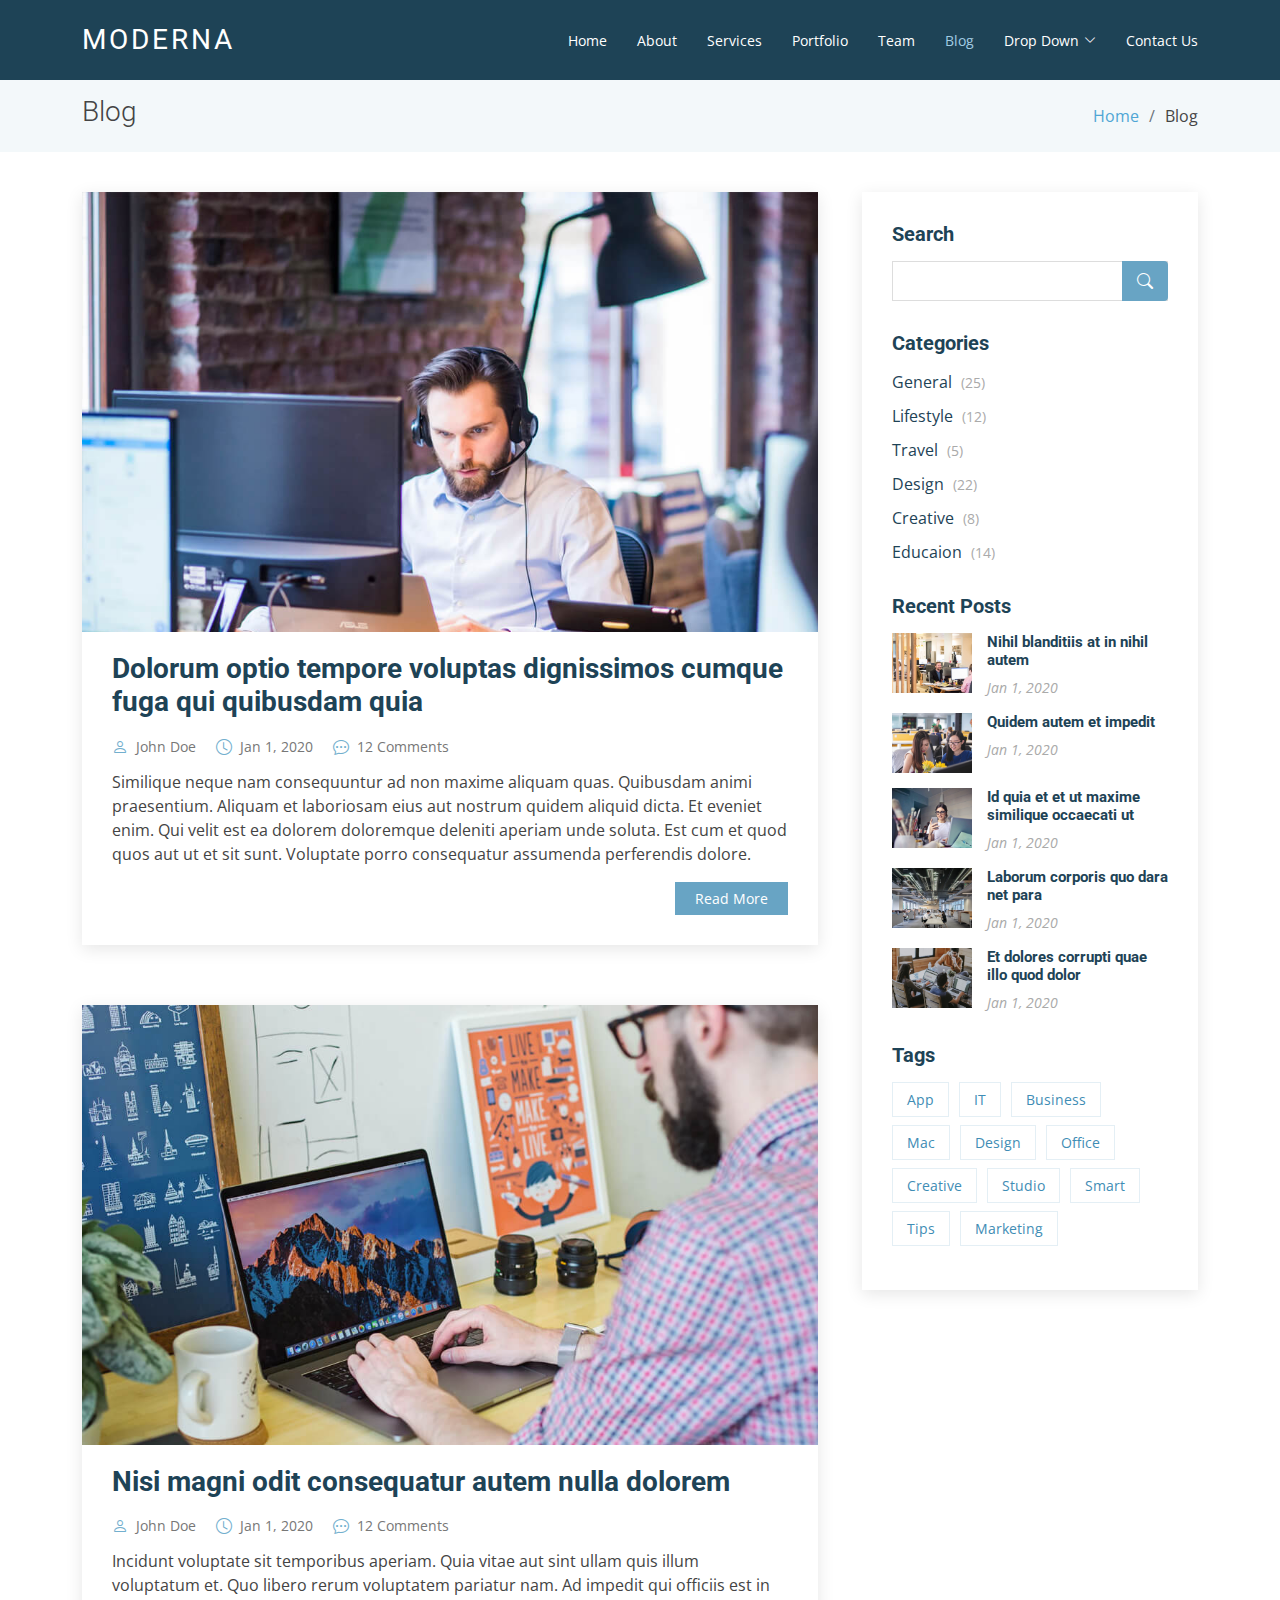
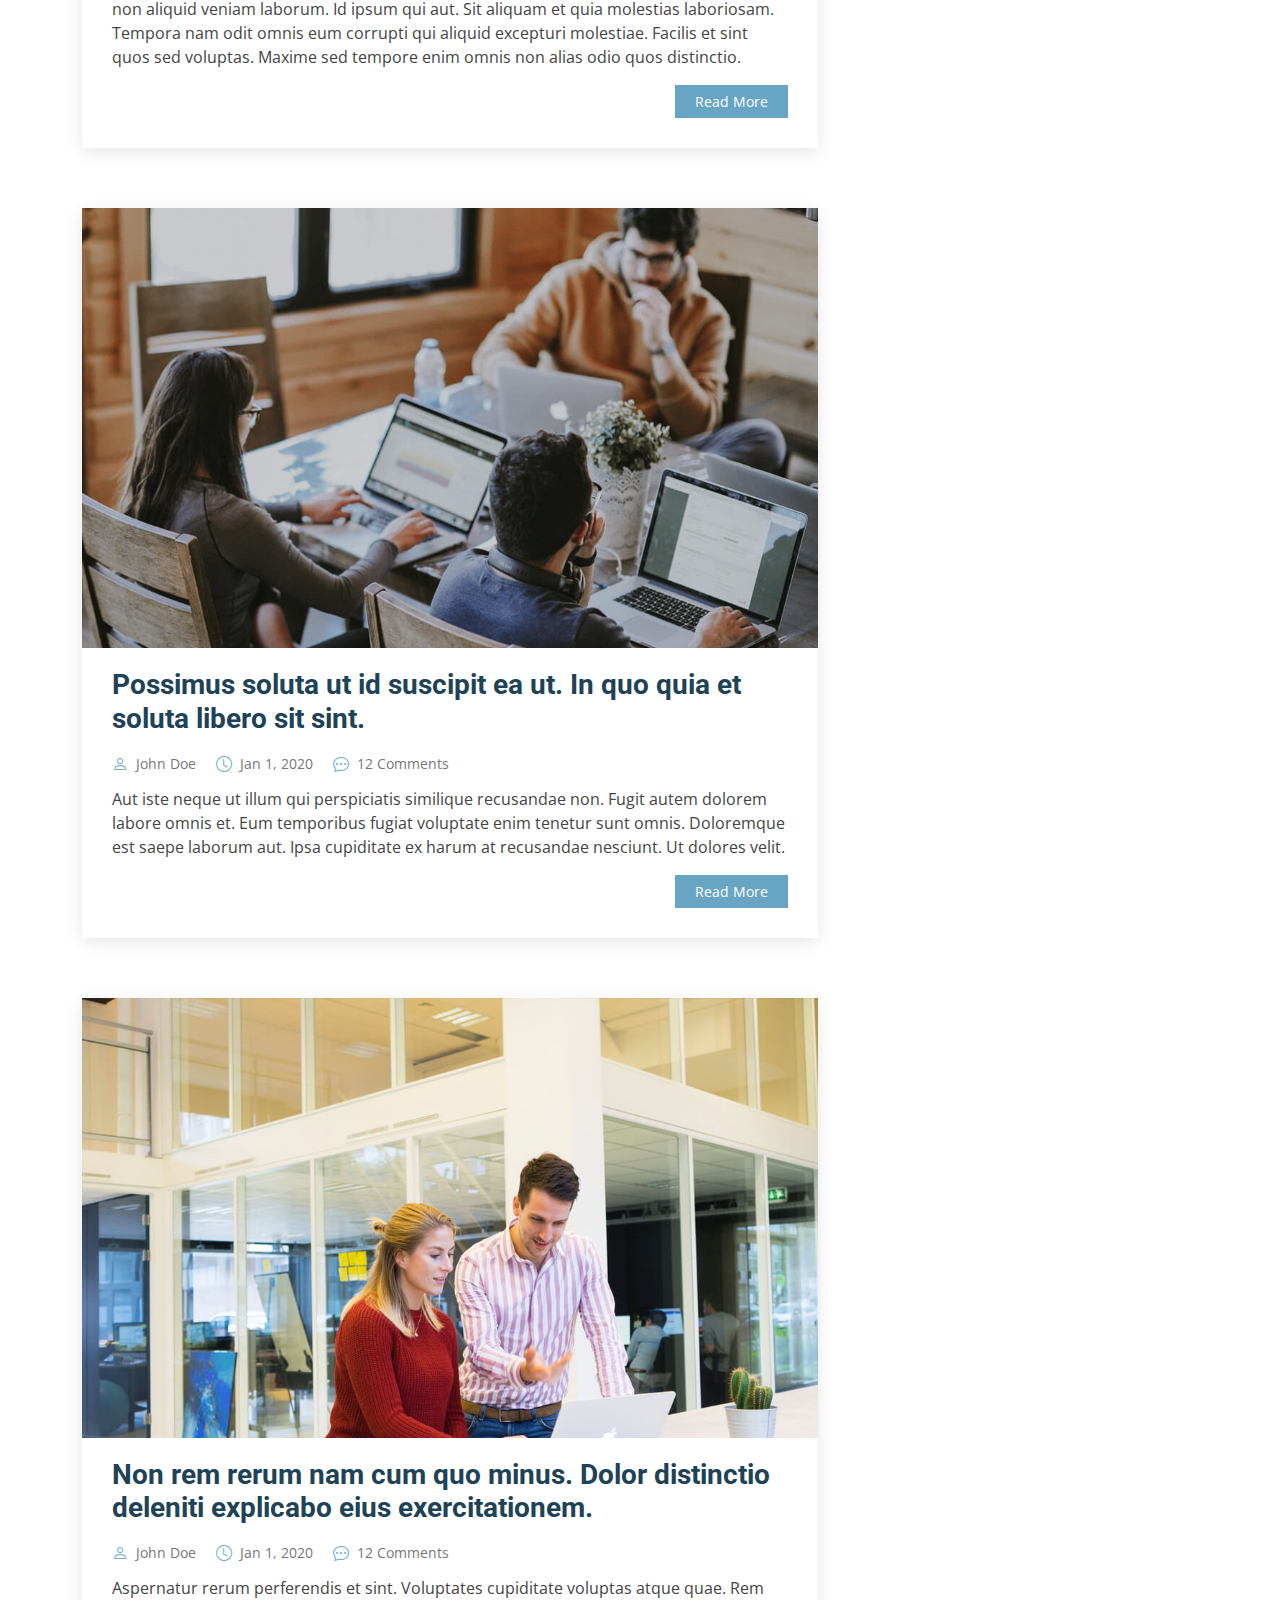
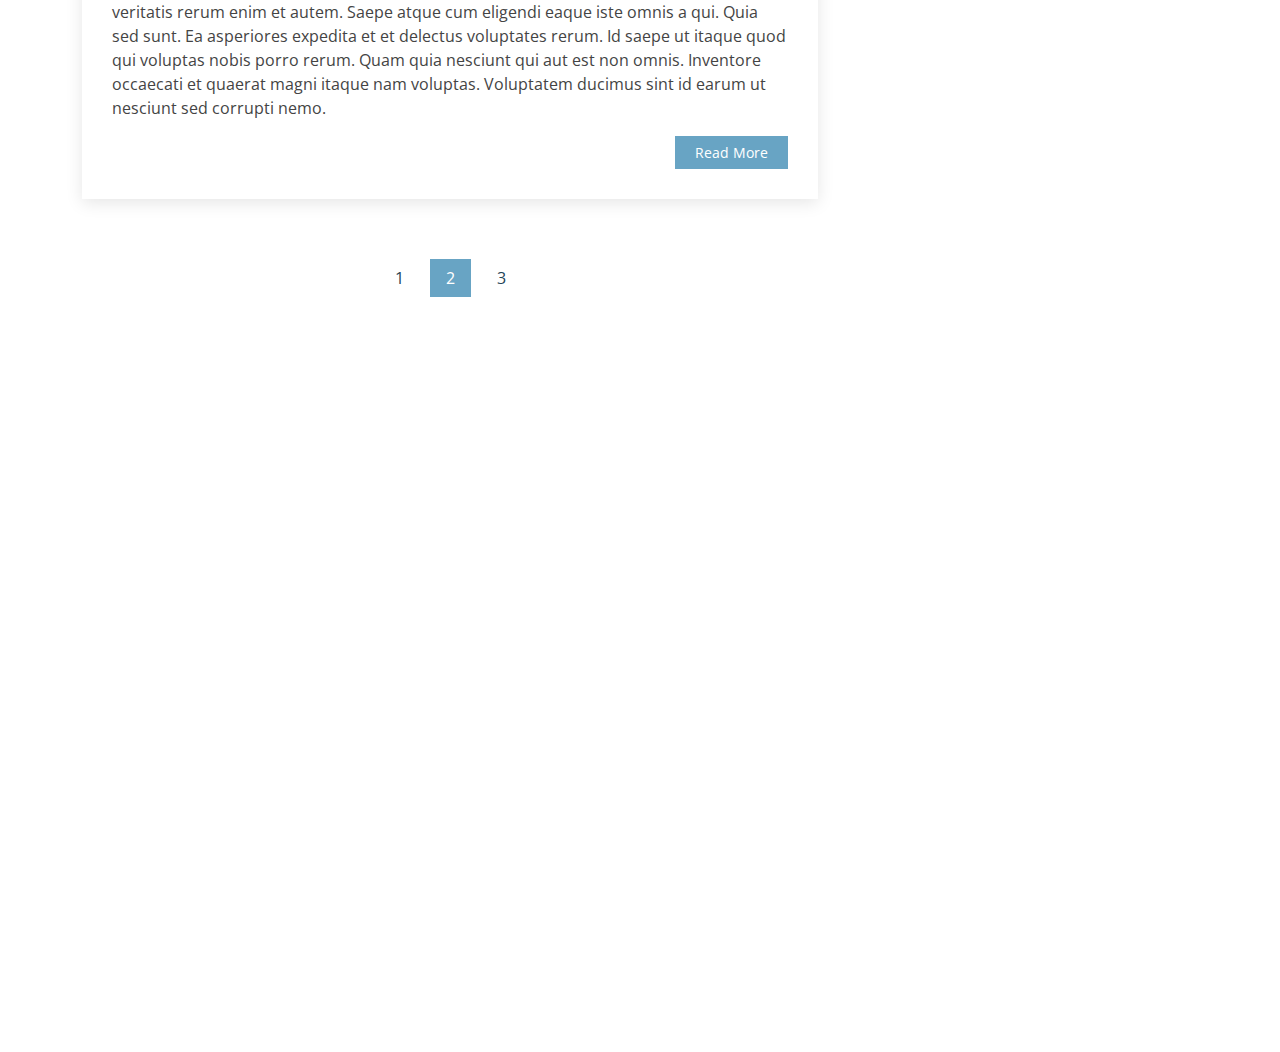
<file: Project 2/blog.html>
<!DOCTYPE html>
<html lang="en">

<head>
  <meta charset="utf-8">
  <meta content="width=device-width, initial-scale=1.0" name="viewport">

  <title>Blog - Moderna Bootstrap Template</title>
  <meta content="" name="description">
  <meta content="" name="keywords">

  <!-- Favicons -->
  <link href="assets/img/favicon.png" rel="icon">
  <link href="assets/img/apple-touch-icon.png" rel="apple-touch-icon">

  <!-- Google Fonts -->
  <link href="https://fonts.googleapis.com/css?family=Open+Sans:300,300i,400,400i,600,600i,700,700i|Roboto:300,300i,400,400i,500,500i,700,700i&display=swap" rel="stylesheet">

  <!-- Vendor CSS Files -->
  <link href="assets/vendor/animate.css/animate.min.css" rel="stylesheet">
  <link href="assets/vendor/aos/aos.css" rel="stylesheet">
  <link href="assets/vendor/bootstrap/css/bootstrap.min.css" rel="stylesheet">
  <link href="assets/vendor/bootstrap-icons/bootstrap-icons.css" rel="stylesheet">
  <link href="assets/vendor/boxicons/css/boxicons.min.css" rel="stylesheet">
  <link href="assets/vendor/glightbox/css/glightbox.min.css" rel="stylesheet">
  <link href="assets/vendor/swiper/swiper-bundle.min.css" rel="stylesheet">

  <!-- Template Main CSS File -->
  <link href="assets/css/style.css" rel="stylesheet">

  <!-- =======================================================
  * Template Name: Moderna
  * Updated: Jan 09 2024 with Bootstrap v5.3.2
  * Template URL: https://bootstrapmade.com/free-bootstrap-template-corporate-moderna/
  * Author: BootstrapMade.com
  * License: https://bootstrapmade.com/license/
  ======================================================== -->
</head>

<body>

  <!-- ======= Header ======= -->
  <header id="header" class="fixed-top d-flex align-items-center ">
    <div class="container d-flex justify-content-between align-items-center">

      <div class="logo">
        <h1 class="text-light"><a href="index.html"><span>Moderna</span></a></h1>
        <!-- Uncomment below if you prefer to use an image logo -->
        <!-- <a href="index.html"><img src="assets/img/logo.png" alt="" class="img-fluid"></a>-->
      </div>

      <nav id="navbar" class="navbar">
        <ul>
          <li><a class="" href="index.html">Home</a></li>
          <li><a href="about.html">About</a></li>
          <li><a href="services.html">Services</a></li>
          <li><a href="portfolio.html">Portfolio</a></li>
          <li><a href="team.html">Team</a></li>
          <li><a class="active" href="blog.html">Blog</a></li>
          <li class="dropdown"><a href="#"><span>Drop Down</span> <i class="bi bi-chevron-down"></i></a>
            <ul>
              <li><a href="#">Drop Down 1</a></li>
              <li class="dropdown"><a href="#"><span>Deep Drop Down</span> <i class="bi bi-chevron-right"></i></a>
                <ul>
                  <li><a href="#">Deep Drop Down 1</a></li>
                  <li><a href="#">Deep Drop Down 2</a></li>
                  <li><a href="#">Deep Drop Down 3</a></li>
                  <li><a href="#">Deep Drop Down 4</a></li>
                  <li><a href="#">Deep Drop Down 5</a></li>
                </ul>
              </li>
              <li><a href="#">Drop Down 2</a></li>
              <li><a href="#">Drop Down 3</a></li>
              <li><a href="#">Drop Down 4</a></li>
            </ul>
          </li>
          <li><a href="contact.html">Contact Us</a></li>
        </ul>
        <i class="bi bi-list mobile-nav-toggle"></i>
      </nav><!-- .navbar -->

    </div>
  </header><!-- End Header -->

  <main id="main">

    <!-- ======= Blog Section ======= -->
    <section class="breadcrumbs">
      <div class="container">

        <div class="d-flex justify-content-between align-items-center">
          <h2>Blog</h2>

          <ol>
            <li><a href="index.html">Home</a></li>
            <li>Blog</li>
          </ol>
        </div>

      </div>
    </section><!-- End Blog Section -->

    <!-- ======= Blog Section ======= -->
    <section id="blog" class="blog">
      <div class="container" data-aos="fade-up">

        <div class="row">

          <div class="col-lg-8 entries">

            <article class="entry">

              <div class="entry-img">
                <img src="assets/img/blog/blog-1.jpg" alt="" class="img-fluid">
              </div>

              <h2 class="entry-title">
                <a href="blog-single.html">Dolorum optio tempore voluptas dignissimos cumque fuga qui quibusdam quia</a>
              </h2>

              <div class="entry-meta">
                <ul>
                  <li class="d-flex align-items-center"><i class="bi bi-person"></i> <a href="blog-single.html">John Doe</a></li>
                  <li class="d-flex align-items-center"><i class="bi bi-clock"></i> <a href="blog-single.html"><time datetime="2020-01-01">Jan 1, 2020</time></a></li>
                  <li class="d-flex align-items-center"><i class="bi bi-chat-dots"></i> <a href="blog-single.html">12 Comments</a></li>
                </ul>
              </div>

              <div class="entry-content">
                <p>
                  Similique neque nam consequuntur ad non maxime aliquam quas. Quibusdam animi praesentium. Aliquam et laboriosam eius aut nostrum quidem aliquid dicta.
                  Et eveniet enim. Qui velit est ea dolorem doloremque deleniti aperiam unde soluta. Est cum et quod quos aut ut et sit sunt. Voluptate porro consequatur assumenda perferendis dolore.
                </p>
                <div class="read-more">
                  <a href="blog-single.html">Read More</a>
                </div>
              </div>

            </article><!-- End blog entry -->

            <article class="entry">

              <div class="entry-img">
                <img src="assets/img/blog/blog-2.jpg" alt="" class="img-fluid">
              </div>

              <h2 class="entry-title">
                <a href="blog-single.html">Nisi magni odit consequatur autem nulla dolorem</a>
              </h2>

              <div class="entry-meta">
                <ul>
                  <li class="d-flex align-items-center"><i class="bi bi-person"></i> <a href="blog-single.html">John Doe</a></li>
                  <li class="d-flex align-items-center"><i class="bi bi-clock"></i> <a href="blog-single.html"><time datetime="2020-01-01">Jan 1, 2020</time></a></li>
                  <li class="d-flex align-items-center"><i class="bi bi-chat-dots"></i> <a href="blog-single.html">12 Comments</a></li>
                </ul>
              </div>

              <div class="entry-content">
                <p>
                  Incidunt voluptate sit temporibus aperiam. Quia vitae aut sint ullam quis illum voluptatum et. Quo libero rerum voluptatem pariatur nam.
                  Ad impedit qui officiis est in non aliquid veniam laborum. Id ipsum qui aut. Sit aliquam et quia molestias laboriosam. Tempora nam odit omnis eum corrupti qui aliquid excepturi molestiae. Facilis et sint quos sed voluptas. Maxime sed tempore enim omnis non alias odio quos distinctio.
                </p>
                <div class="read-more">
                  <a href="blog-single.html">Read More</a>
                </div>
              </div>

            </article><!-- End blog entry -->

            <article class="entry">

              <div class="entry-img">
                <img src="assets/img/blog/blog-3.jpg" alt="" class="img-fluid">
              </div>

              <h2 class="entry-title">
                <a href="blog-single.html">Possimus soluta ut id suscipit ea ut. In quo quia et soluta libero sit sint.</a>
              </h2>

              <div class="entry-meta">
                <ul>
                  <li class="d-flex align-items-center"><i class="bi bi-person"></i> <a href="blog-single.html">John Doe</a></li>
                  <li class="d-flex align-items-center"><i class="bi bi-clock"></i> <a href="blog-single.html"><time datetime="2020-01-01">Jan 1, 2020</time></a></li>
                  <li class="d-flex align-items-center"><i class="bi bi-chat-dots"></i> <a href="blog-single.html">12 Comments</a></li>
                </ul>
              </div>

              <div class="entry-content">
                <p>
                  Aut iste neque ut illum qui perspiciatis similique recusandae non. Fugit autem dolorem labore omnis et. Eum temporibus fugiat voluptate enim tenetur sunt omnis.
                  Doloremque est saepe laborum aut. Ipsa cupiditate ex harum at recusandae nesciunt. Ut dolores velit.
                </p>
                <div class="read-more">
                  <a href="blog-single.html">Read More</a>
                </div>
              </div>

            </article><!-- End blog entry -->

            <article class="entry">

              <div class="entry-img">
                <img src="assets/img/blog/blog-4.jpg" alt="" class="img-fluid">
              </div>

              <h2 class="entry-title">
                <a href="blog-single.html">Non rem rerum nam cum quo minus. Dolor distinctio deleniti explicabo eius exercitationem.</a>
              </h2>

              <div class="entry-meta">
                <ul>
                  <li class="d-flex align-items-center"><i class="bi bi-person"></i> <a href="blog-single.html">John Doe</a></li>
                  <li class="d-flex align-items-center"><i class="bi bi-clock"></i> <a href="blog-single.html"><time datetime="2020-01-01">Jan 1, 2020</time></a></li>
                  <li class="d-flex align-items-center"><i class="bi bi-chat-dots"></i> <a href="blog-single.html">12 Comments</a></li>
                </ul>
              </div>

              <div class="entry-content">
                <p>
                  Aspernatur rerum perferendis et sint. Voluptates cupiditate voluptas atque quae. Rem veritatis rerum enim et autem. Saepe atque cum eligendi eaque iste omnis a qui.
                  Quia sed sunt. Ea asperiores expedita et et delectus voluptates rerum. Id saepe ut itaque quod qui voluptas nobis porro rerum. Quam quia nesciunt qui aut est non omnis. Inventore occaecati et quaerat magni itaque nam voluptas. Voluptatem ducimus sint id earum ut nesciunt sed corrupti nemo.
                </p>
                <div class="read-more">
                  <a href="blog-single.html">Read More</a>
                </div>
              </div>

            </article><!-- End blog entry -->

            <div class="blog-pagination">
              <ul class="justify-content-center">
                <li><a href="#">1</a></li>
                <li class="active"><a href="#">2</a></li>
                <li><a href="#">3</a></li>
              </ul>
            </div>

          </div><!-- End blog entries list -->

          <div class="col-lg-4">

            <div class="sidebar">

              <h3 class="sidebar-title">Search</h3>
              <div class="sidebar-item search-form">
                <form action="">
                  <input type="text">
                  <button type="submit"><i class="bi bi-search"></i></button>
                </form>
              </div><!-- End sidebar search formn-->

              <h3 class="sidebar-title">Categories</h3>
              <div class="sidebar-item categories">
                <ul>
                  <li><a href="#">General <span>(25)</span></a></li>
                  <li><a href="#">Lifestyle <span>(12)</span></a></li>
                  <li><a href="#">Travel <span>(5)</span></a></li>
                  <li><a href="#">Design <span>(22)</span></a></li>
                  <li><a href="#">Creative <span>(8)</span></a></li>
                  <li><a href="#">Educaion <span>(14)</span></a></li>
                </ul>
              </div><!-- End sidebar categories-->

              <h3 class="sidebar-title">Recent Posts</h3>
              <div class="sidebar-item recent-posts">
                <div class="post-item clearfix">
                  <img src="assets/img/blog/blog-recent-1.jpg" alt="">
                  <h4><a href="blog-single.html">Nihil blanditiis at in nihil autem</a></h4>
                  <time datetime="2020-01-01">Jan 1, 2020</time>
                </div>

                <div class="post-item clearfix">
                  <img src="assets/img/blog/blog-recent-2.jpg" alt="">
                  <h4><a href="blog-single.html">Quidem autem et impedit</a></h4>
                  <time datetime="2020-01-01">Jan 1, 2020</time>
                </div>

                <div class="post-item clearfix">
                  <img src="assets/img/blog/blog-recent-3.jpg" alt="">
                  <h4><a href="blog-single.html">Id quia et et ut maxime similique occaecati ut</a></h4>
                  <time datetime="2020-01-01">Jan 1, 2020</time>
                </div>

                <div class="post-item clearfix">
                  <img src="assets/img/blog/blog-recent-4.jpg" alt="">
                  <h4><a href="blog-single.html">Laborum corporis quo dara net para</a></h4>
                  <time datetime="2020-01-01">Jan 1, 2020</time>
                </div>

                <div class="post-item clearfix">
                  <img src="assets/img/blog/blog-recent-5.jpg" alt="">
                  <h4><a href="blog-single.html">Et dolores corrupti quae illo quod dolor</a></h4>
                  <time datetime="2020-01-01">Jan 1, 2020</time>
                </div>

              </div><!-- End sidebar recent posts-->

              <h3 class="sidebar-title">Tags</h3>
              <div class="sidebar-item tags">
                <ul>
                  <li><a href="#">App</a></li>
                  <li><a href="#">IT</a></li>
                  <li><a href="#">Business</a></li>
                  <li><a href="#">Mac</a></li>
                  <li><a href="#">Design</a></li>
                  <li><a href="#">Office</a></li>
                  <li><a href="#">Creative</a></li>
                  <li><a href="#">Studio</a></li>
                  <li><a href="#">Smart</a></li>
                  <li><a href="#">Tips</a></li>
                  <li><a href="#">Marketing</a></li>
                </ul>
              </div><!-- End sidebar tags-->

            </div><!-- End sidebar -->

          </div><!-- End blog sidebar -->

        </div>

      </div>
    </section><!-- End Blog Section -->

  </main><!-- End #main -->

  <!-- ======= Footer ======= -->
  <footer id="footer" data-aos="fade-up" data-aos-easing="ease-in-out" data-aos-duration="500">

    <div class="footer-newsletter">
      <div class="container">
        <div class="row">
          <div class="col-lg-6">
            <h4>Our Newsletter</h4>
            <p>Tamen quem nulla quae legam multos aute sint culpa legam noster magna</p>
          </div>
          <div class="col-lg-6">
            <form action="" method="post">
              <input type="email" name="email"><input type="submit" value="Subscribe">
            </form>
          </div>
        </div>
      </div>
    </div>

    <div class="footer-top">
      <div class="container">
        <div class="row">

          <div class="col-lg-3 col-md-6 footer-links">
            <h4>Useful Links</h4>
            <ul>
              <li><i class="bx bx-chevron-right"></i> <a href="#">Home</a></li>
              <li><i class="bx bx-chevron-right"></i> <a href="#">About us</a></li>
              <li><i class="bx bx-chevron-right"></i> <a href="#">Services</a></li>
              <li><i class="bx bx-chevron-right"></i> <a href="#">Terms of service</a></li>
              <li><i class="bx bx-chevron-right"></i> <a href="#">Privacy policy</a></li>
            </ul>
          </div>

          <div class="col-lg-3 col-md-6 footer-links">
            <h4>Our Services</h4>
            <ul>
              <li><i class="bx bx-chevron-right"></i> <a href="#">Web Design</a></li>
              <li><i class="bx bx-chevron-right"></i> <a href="#">Web Development</a></li>
              <li><i class="bx bx-chevron-right"></i> <a href="#">Product Management</a></li>
              <li><i class="bx bx-chevron-right"></i> <a href="#">Marketing</a></li>
              <li><i class="bx bx-chevron-right"></i> <a href="#">Graphic Design</a></li>
            </ul>
          </div>

          <div class="col-lg-3 col-md-6 footer-contact">
            <h4>Contact Us</h4>
            <p>
              A108 Adam Street <br>
              New York, NY 535022<br>
              United States <br><br>
              <strong>Phone:</strong> +1 5589 55488 55<br>
              <strong>Email:</strong> info@example.com<br>
            </p>

          </div>

          <div class="col-lg-3 col-md-6 footer-info">
            <h3>About Moderna</h3>
            <p>Cras fermentum odio eu feugiat lide par naso tierra. Justo eget nada terra videa magna derita valies darta donna mare fermentum iaculis eu non diam phasellus.</p>
            <div class="social-links mt-3">
              <a href="#" class="twitter"><i class="bx bxl-twitter"></i></a>
              <a href="#" class="facebook"><i class="bx bxl-facebook"></i></a>
              <a href="#" class="instagram"><i class="bx bxl-instagram"></i></a>
              <a href="#" class="linkedin"><i class="bx bxl-linkedin"></i></a>
            </div>
          </div>

        </div>
      </div>
    </div>

    <div class="container">
      <div class="copyright">
        &copy; Copyright <strong><span>Moderna</span></strong>. All Rights Reserved
      </div>
      <div class="credits">
        <!-- All the links in the footer should remain intact. -->
        <!-- You can delete the links only if you purchased the pro version. -->
        <!-- Licensing information: https://bootstrapmade.com/license/ -->
        <!-- Purchase the pro version with working PHP/AJAX contact form: https://bootstrapmade.com/free-bootstrap-template-corporate-moderna/ -->
        Designed by <a href="https://bootstrapmade.com/">BootstrapMade</a>
      </div>
    </div>
  </footer><!-- End Footer -->

  <a href="#" class="back-to-top d-flex align-items-center justify-content-center"><i class="bi bi-arrow-up-short"></i></a>

  <!-- Vendor JS Files -->
  <script src="assets/vendor/purecounter/purecounter_vanilla.js"></script>
  <script src="assets/vendor/aos/aos.js"></script>
  <script src="assets/vendor/bootstrap/js/bootstrap.bundle.min.js"></script>
  <script src="assets/vendor/glightbox/js/glightbox.min.js"></script>
  <script src="assets/vendor/isotope-layout/isotope.pkgd.min.js"></script>
  <script src="assets/vendor/swiper/swiper-bundle.min.js"></script>
  <script src="assets/vendor/waypoints/noframework.waypoints.js"></script>
  <script src="assets/vendor/php-email-form/validate.js"></script>

  <!-- Template Main JS File -->
  <script src="assets/js/main.js"></script>

</body>

</html>
</file>
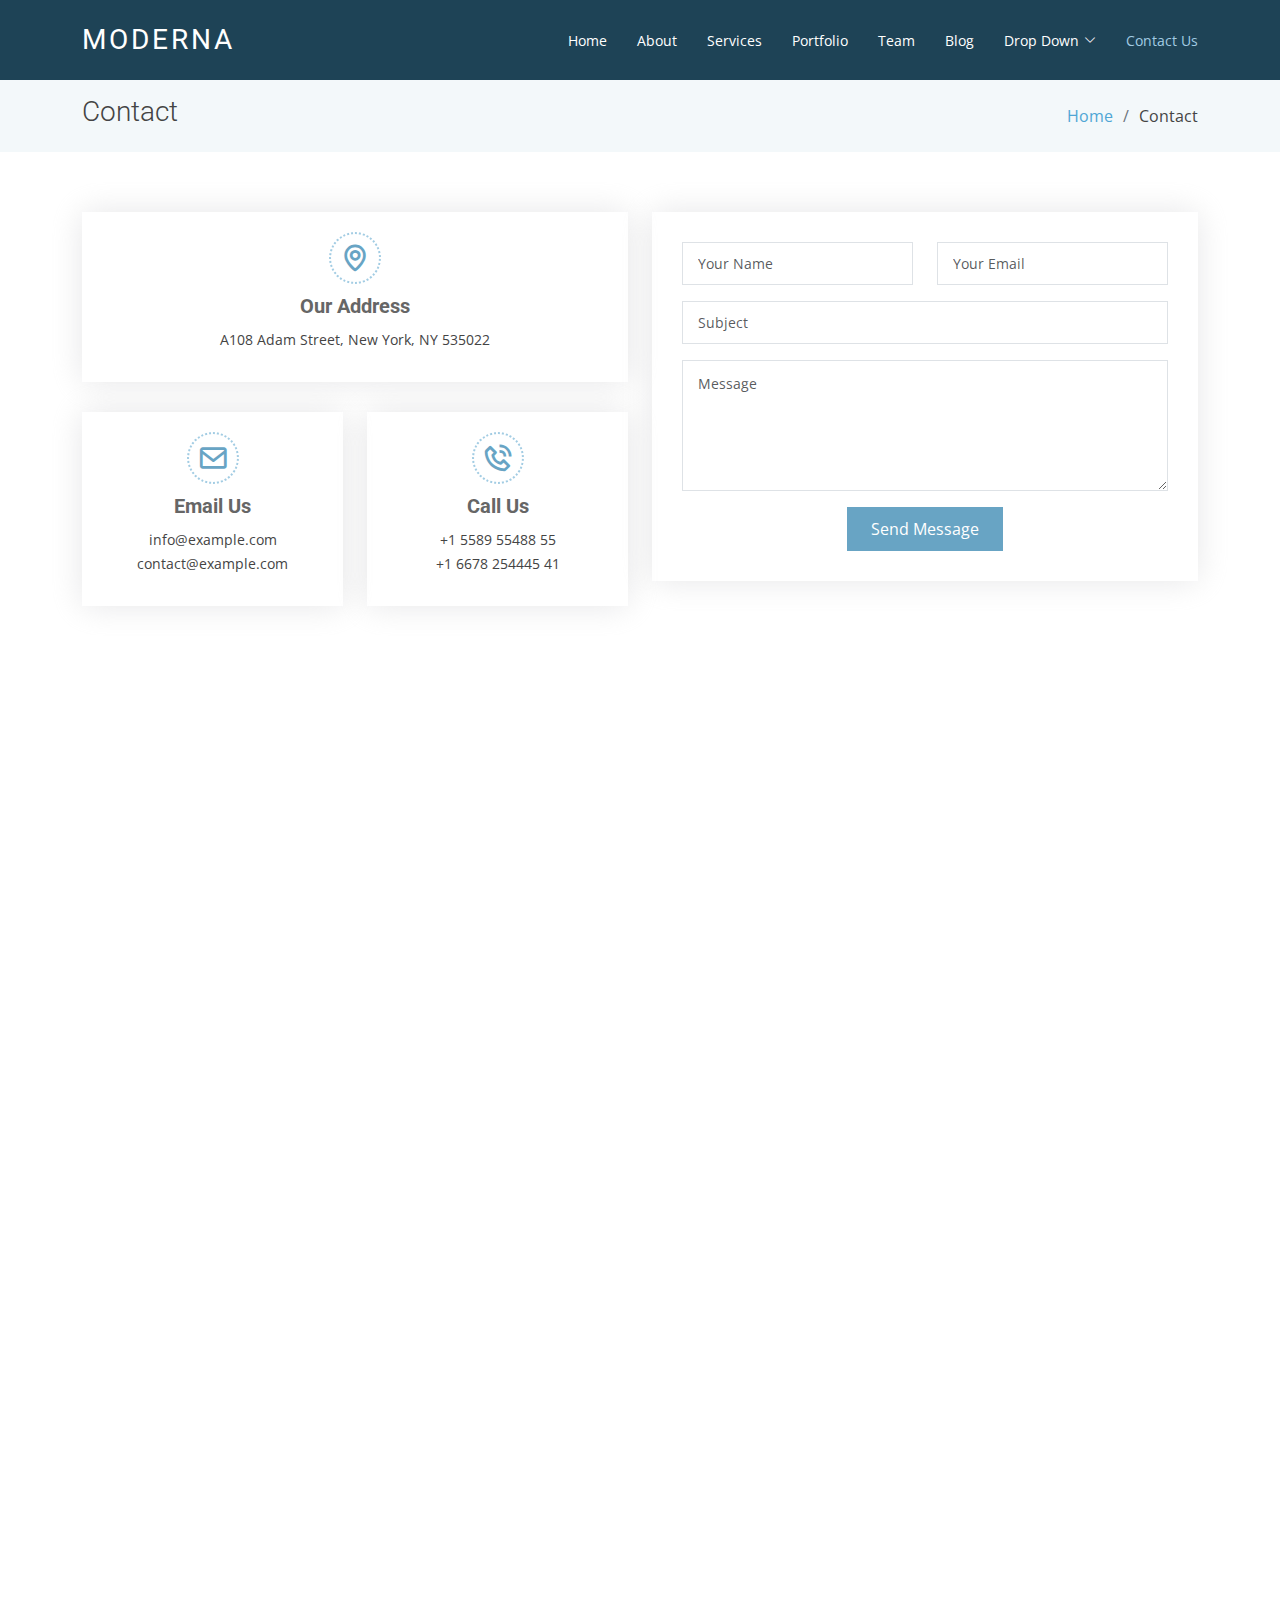
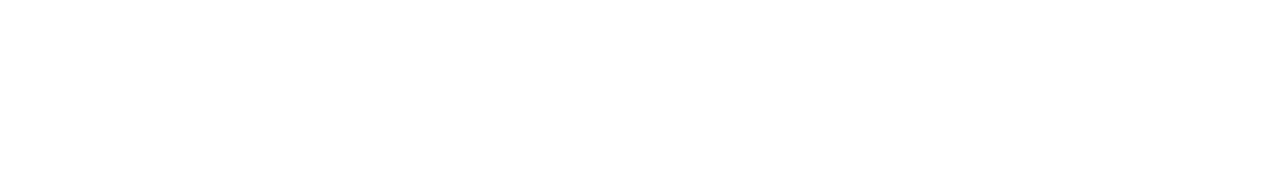
<file: Project 2/contact.html>
<!DOCTYPE html>
<html lang="en">

<head>
  <meta charset="utf-8">
  <meta content="width=device-width, initial-scale=1.0" name="viewport">

  <title>Contact - Moderna Bootstrap Template</title>
  <meta content="" name="description">
  <meta content="" name="keywords">

  <!-- Favicons -->
  <link href="assets/img/favicon.png" rel="icon">
  <link href="assets/img/apple-touch-icon.png" rel="apple-touch-icon">

  <!-- Google Fonts -->
  <link href="https://fonts.googleapis.com/css?family=Open+Sans:300,300i,400,400i,600,600i,700,700i|Roboto:300,300i,400,400i,500,500i,700,700i&display=swap" rel="stylesheet">

  <!-- Vendor CSS Files -->
  <link href="assets/vendor/animate.css/animate.min.css" rel="stylesheet">
  <link href="assets/vendor/aos/aos.css" rel="stylesheet">
  <link href="assets/vendor/bootstrap/css/bootstrap.min.css" rel="stylesheet">
  <link href="assets/vendor/bootstrap-icons/bootstrap-icons.css" rel="stylesheet">
  <link href="assets/vendor/boxicons/css/boxicons.min.css" rel="stylesheet">
  <link href="assets/vendor/glightbox/css/glightbox.min.css" rel="stylesheet">
  <link href="assets/vendor/swiper/swiper-bundle.min.css" rel="stylesheet">

  <!-- Template Main CSS File -->
  <link href="assets/css/style.css" rel="stylesheet">

  <!-- =======================================================
  * Template Name: Moderna
  * Updated: Jan 09 2024 with Bootstrap v5.3.2
  * Template URL: https://bootstrapmade.com/free-bootstrap-template-corporate-moderna/
  * Author: BootstrapMade.com
  * License: https://bootstrapmade.com/license/
  ======================================================== -->
</head>

<body>

  <!-- ======= Header ======= -->
  <header id="header" class="fixed-top d-flex align-items-center ">
    <div class="container d-flex justify-content-between align-items-center">

      <div class="logo">
        <h1 class="text-light"><a href="index.html"><span>Moderna</span></a></h1>
        <!-- Uncomment below if you prefer to use an image logo -->
        <!-- <a href="index.html"><img src="assets/img/logo.png" alt="" class="img-fluid"></a>-->
      </div>

      <nav id="navbar" class="navbar">
        <ul>
          <li><a class="" href="index.html">Home</a></li>
          <li><a href="about.html">About</a></li>
          <li><a href="services.html">Services</a></li>
          <li><a href="portfolio.html">Portfolio</a></li>
          <li><a href="team.html">Team</a></li>
          <li><a href="blog.html">Blog</a></li>
          <li class="dropdown"><a href="#"><span>Drop Down</span> <i class="bi bi-chevron-down"></i></a>
            <ul>
              <li><a href="#">Drop Down 1</a></li>
              <li class="dropdown"><a href="#"><span>Deep Drop Down</span> <i class="bi bi-chevron-right"></i></a>
                <ul>
                  <li><a href="#">Deep Drop Down 1</a></li>
                  <li><a href="#">Deep Drop Down 2</a></li>
                  <li><a href="#">Deep Drop Down 3</a></li>
                  <li><a href="#">Deep Drop Down 4</a></li>
                  <li><a href="#">Deep Drop Down 5</a></li>
                </ul>
              </li>
              <li><a href="#">Drop Down 2</a></li>
              <li><a href="#">Drop Down 3</a></li>
              <li><a href="#">Drop Down 4</a></li>
            </ul>
          </li>
          <li><a class="active" href="contact.html">Contact Us</a></li>
        </ul>
        <i class="bi bi-list mobile-nav-toggle"></i>
      </nav><!-- .navbar -->

    </div>
  </header><!-- End Header -->

  <main id="main">

    <!-- ======= Contact Section ======= -->
    <section class="breadcrumbs">
      <div class="container">

        <div class="d-flex justify-content-between align-items-center">
          <h2>Contact</h2>
          <ol>
            <li><a href="index.html">Home</a></li>
            <li>Contact</li>
          </ol>
        </div>

      </div>
    </section><!-- End Contact Section -->

    <!-- ======= Contact Section ======= -->
    <section class="contact" data-aos="fade-up" data-aos-easing="ease-in-out" data-aos-duration="500">
      <div class="container">

        <div class="row">

          <div class="col-lg-6">

            <div class="row">
              <div class="col-md-12">
                <div class="info-box">
                  <i class="bx bx-map"></i>
                  <h3>Our Address</h3>
                  <p>A108 Adam Street, New York, NY 535022</p>
                </div>
              </div>
              <div class="col-md-6">
                <div class="info-box">
                  <i class="bx bx-envelope"></i>
                  <h3>Email Us</h3>
                  <p>info@example.com<br>contact@example.com</p>
                </div>
              </div>
              <div class="col-md-6">
                <div class="info-box">
                  <i class="bx bx-phone-call"></i>
                  <h3>Call Us</h3>
                  <p>+1 5589 55488 55<br>+1 6678 254445 41</p>
                </div>
              </div>
            </div>

          </div>

          <div class="col-lg-6">
            <form action="forms/contact.php" method="post" role="form" class="php-email-form">
              <div class="row">
                <div class="col-md-6 form-group">
                  <input type="text" name="name" class="form-control" id="name" placeholder="Your Name" required>
                </div>
                <div class="col-md-6 form-group mt-3 mt-md-0">
                  <input type="email" class="form-control" name="email" id="email" placeholder="Your Email" required>
                </div>
              </div>
              <div class="form-group mt-3">
                <input type="text" class="form-control" name="subject" id="subject" placeholder="Subject" required>
              </div>
              <div class="form-group mt-3">
                <textarea class="form-control" name="message" rows="5" placeholder="Message" required></textarea>
              </div>
              <div class="my-3">
                <div class="loading">Loading</div>
                <div class="error-message"></div>
                <div class="sent-message">Your message has been sent. Thank you!</div>
              </div>
              <div class="text-center"><button type="submit">Send Message</button></div>
            </form>
          </div>

        </div>

      </div>
    </section><!-- End Contact Section -->

    <!-- ======= Map Section ======= -->
    <section class="map mt-2">
      <div class="container-fluid p-0">
        <iframe src="https://www.google.com/maps/embed?pb=!1m18!1m12!1m3!1d3024.2219901290355!2d-74.00369368400567!3d40.71312937933185!2m3!1f0!2f0!3f0!3m2!1i1024!2i768!4f13.1!3m3!1m2!1s0x89c25a23e28c1191%3A0x49f75d3281df052a!2s150%20Park%20Row%2C%20New%20York%2C%20NY%2010007%2C%20USA!5e0!3m2!1sen!2sbg!4v1579767901424!5m2!1sen!2sbg" frameborder="0" style="border:0;" allowfullscreen=""></iframe>
      </div>
    </section><!-- End Map Section -->

  </main><!-- End #main -->

  <!-- ======= Footer ======= -->
  <footer id="footer" data-aos="fade-up" data-aos-easing="ease-in-out" data-aos-duration="500">

    <div class="footer-newsletter">
      <div class="container">
        <div class="row">
          <div class="col-lg-6">
            <h4>Our Newsletter</h4>
            <p>Tamen quem nulla quae legam multos aute sint culpa legam noster magna</p>
          </div>
          <div class="col-lg-6">
            <form action="" method="post">
              <input type="email" name="email"><input type="submit" value="Subscribe">
            </form>
          </div>
        </div>
      </div>
    </div>

    <div class="footer-top">
      <div class="container">
        <div class="row">

          <div class="col-lg-3 col-md-6 footer-links">
            <h4>Useful Links</h4>
            <ul>
              <li><i class="bx bx-chevron-right"></i> <a href="#">Home</a></li>
              <li><i class="bx bx-chevron-right"></i> <a href="#">About us</a></li>
              <li><i class="bx bx-chevron-right"></i> <a href="#">Services</a></li>
              <li><i class="bx bx-chevron-right"></i> <a href="#">Terms of service</a></li>
              <li><i class="bx bx-chevron-right"></i> <a href="#">Privacy policy</a></li>
            </ul>
          </div>

          <div class="col-lg-3 col-md-6 footer-links">
            <h4>Our Services</h4>
            <ul>
              <li><i class="bx bx-chevron-right"></i> <a href="#">Web Design</a></li>
              <li><i class="bx bx-chevron-right"></i> <a href="#">Web Development</a></li>
              <li><i class="bx bx-chevron-right"></i> <a href="#">Product Management</a></li>
              <li><i class="bx bx-chevron-right"></i> <a href="#">Marketing</a></li>
              <li><i class="bx bx-chevron-right"></i> <a href="#">Graphic Design</a></li>
            </ul>
          </div>

          <div class="col-lg-3 col-md-6 footer-contact">
            <h4>Contact Us</h4>
            <p>
              A108 Adam Street <br>
              New York, NY 535022<br>
              United States <br><br>
              <strong>Phone:</strong> +1 5589 55488 55<br>
              <strong>Email:</strong> info@example.com<br>
            </p>

          </div>

          <div class="col-lg-3 col-md-6 footer-info">
            <h3>About Moderna</h3>
            <p>Cras fermentum odio eu feugiat lide par naso tierra. Justo eget nada terra videa magna derita valies darta donna mare fermentum iaculis eu non diam phasellus.</p>
            <div class="social-links mt-3">
              <a href="#" class="twitter"><i class="bx bxl-twitter"></i></a>
              <a href="#" class="facebook"><i class="bx bxl-facebook"></i></a>
              <a href="#" class="instagram"><i class="bx bxl-instagram"></i></a>
              <a href="#" class="linkedin"><i class="bx bxl-linkedin"></i></a>
            </div>
          </div>

        </div>
      </div>
    </div>

    <div class="container">
      <div class="copyright">
        &copy; Copyright <strong><span>Moderna</span></strong>. All Rights Reserved
      </div>
      <div class="credits">
        <!-- All the links in the footer should remain intact. -->
        <!-- You can delete the links only if you purchased the pro version. -->
        <!-- Licensing information: https://bootstrapmade.com/license/ -->
        <!-- Purchase the pro version with working PHP/AJAX contact form: https://bootstrapmade.com/free-bootstrap-template-corporate-moderna/ -->
        Designed by <a href="https://bootstrapmade.com/">BootstrapMade</a>
      </div>
    </div>
  </footer><!-- End Footer -->

  <a href="#" class="back-to-top d-flex align-items-center justify-content-center"><i class="bi bi-arrow-up-short"></i></a>

  <!-- Vendor JS Files -->
  <script src="assets/vendor/purecounter/purecounter_vanilla.js"></script>
  <script src="assets/vendor/aos/aos.js"></script>
  <script src="assets/vendor/bootstrap/js/bootstrap.bundle.min.js"></script>
  <script src="assets/vendor/glightbox/js/glightbox.min.js"></script>
  <script src="assets/vendor/isotope-layout/isotope.pkgd.min.js"></script>
  <script src="assets/vendor/swiper/swiper-bundle.min.js"></script>
  <script src="assets/vendor/waypoints/noframework.waypoints.js"></script>
  <script src="assets/vendor/php-email-form/validate.js"></script>

  <!-- Template Main JS File -->
  <script src="assets/js/main.js"></script>

</body>

</html>
</file>
<file: Calculator/Main.css>
.calc{
    width: 400px;
    height: 600px;
    background: rgb(37, 36, 36);
    margin: auto;
}

#screen{
    width: 80%;
    height: 80px;
    margin-left: 35px;
    margin-top: 30px;
    pointer-events: none;
    font-size:x-large;
    text-align: right;
    background:silver;
}

.btn{
    width: 60px;
    height: 45px;
    margin-left: 30px;
    margin-top: 40px;
    cursor: pointer;
    background: rgb(37, 36, 36);
    color: antiquewhite;

}

.spcl-btn{
    width: 85%;
    height: 45px;
    margin-left: 31px;
    margin-top: 40px;
    cursor: pointer;
    color: antiquewhite;
    background:rgb(76, 35, 35);
}
</file>
<file: Facebook New/Main.css>
*{
    margin: 0;
    padding: 0;
    text-decoration: none;
    outline: none;
}

.main-body{
    width: 100%;
    height: 700px;
    background-color: #f0f2f5;
}

form{
    background-color: #fff;
    position: absolute;
    width: 405px;
    height: 330px;
    padding-bottom: 22px;
    padding-top: 18px;
    margin: -47vh 850px;
    border-radius: 10px;
    box-shadow: 4px 7px 7px -7px;
}

input[type='text'], input[type='password']{
    display: block;
    background-color: #fff;
    margin: auto;
    border: 1.5px solid rgb(131, 131, 131);
    border-radius: 5px;
    text-align: initial;
    font-family: Arial, Helvetica, sans-serif;
    font-size: 17px;
    width: 364px;
    padding: 14px 5px;
    border-color: #e9e4e4;
    color: rgb(157, 155, 155);
}

input[type='text']:focus {
    border-color: #1877f2;
    color: black;
}

input[type='password']:focus {
    border-color: #1877f2;
    color: black;
}

button{
    border: none;
    background-color: #1877f2;
    color: white;
    margin: auto;
    width: 376px;
    display: block;
    border-radius: 5px;
    padding: 13px 0;
    font-weight: bold;
    font-size: larger;
}

.f-pass{
    display: block;
    width: 200px;
    margin: auto;
    color: #0d61d0;
    padding-left: 80px;
    font-family: "Segoe UI";
    font-size: 14px;
}

a:hover{
    text-decoration: underline;
}

.line{
    border-top: 1px solid #222;
    opacity: 0.2;
    margin: 5px 16px;
}

.bttn2{
    width: 180px;
    font-size: 15px;
    background-color: #42b72a;
    cursor: pointer;
    border-radius: 6px;
    line-height: 48px;
    padding: 0;
}

.link2{
    color: #1c1e21;
    font-family: SFProText-Regular, Helvetica, Arial, sans-serif;
    font-size: 14px;
    font-weight: normal;
    margin-top: 140px;
    text-align: center;
    padding-left: 570px;
}

.link2 a{
    font-family: SFProText-Semibold, Helvetica, Arial, sans-serif;
    font-size: 14px;
    font-weight: 600;
    cursor: pointer;
    color: #222;
}


.left-section img{
    height: 106px;
    margin: -28px;
    padding: 210px 0 16px;
}

.left-section{
    margin: 0 auto;
    width: 980px;
}


.left-section p{
    font-family: SFProDisplay-Regular, Helvetica, Arial, sans-serif;
    font-size: 28px;
    font-weight: normal;
}

.login{
    cursor: pointer;
}

.footer p{
    padding: 20px;
    text-align: center;
    font-size:small;
    word-spacing: 10px;
    color: rgb(149, 147, 147);   
}

.plus{
    width: 35px;
    height: 0px;
    font-size: 15px;
    padding-bottom: 20px;
    padding-top: 0px;
    background-color:rgb(222, 221, 221);
    color: rgb(104, 102, 102); 
    float: right;
    margin: -40px;
    margin-right: 380px;
    margin-bottom: 300px;
    border-radius: 0%;
    cursor: pointer;
}

.plus:hover{
    background-color: rgb(195, 192, 192);
}

.line2{
    border-top: 1px solid #222;
    opacity: 0.2;
    margin: -30px 429px;
}

.para{
    font-size: 10px;
    margin-left: 350px;
    line-height: 2px;
    padding-top: 10px;
}
</file>
<file: IOS Calculator/Main.css>
* {
    box-sizing: border-box;
    margin: 0;
    padding: 0;
    user-select: none;
}

body {
    font-family: "Helvetica Neue", sans-serif;
    margin: 25px;
}

.main-body{
    background: black;
    border-radius: 50px;
    color: white;
    height: 780px;
    padding: 20px;
    position:fixed;
    width: 430px;
    margin-left: 30%;
}

.buttons{
    display: grid;
    grid-gap: 0px;
    grid-template-columns: repeat(4, 100px);
    grid-template-rows: repeat(5);
    
    
}

button{
    align-items: center;
    background:rgb(75, 72, 72);
    border-radius: 50%;
    cursor: pointer;
    display: flex;
    font-size: 45px;
    height: 85px;
    justify-content: center;
    transition: filter 0.3s;
    width: 85px;
    color: #fff;
    margin-top: 40px;
    margin-right: -10px;
    margin-bottom: -5px;
    gap: 90px;
    border-color:white;
}

.equal-btn{
    border-radius: 55px;
    justify-content: flex-start;
    padding-left: 180px;
    text-align: center;
    width: 390px;
    color:black;
    background-color: #a5a5a5;
}

#screen{
    width: 80%;
    height: 80px;
    margin-left: 35px;
    margin-top: 30px;
    pointer-events: none;
    font-size:x-large;
    text-align: right;
    background:black;
    border: none;
    color: #fff;
    font-size: 60px;
    font-style:normal;
}

.gray-btn{
    background-color: #a5a5a5;
    color: black;

}

.op-btn{
    background-color: #f1a33c;
    color: #fff;
}
</file>
<file: Project 2/assets/css/style.css>
/*--------------------------------------------------------------
# General
--------------------------------------------------------------*/
body {
  font-family: "Open Sans", sans-serif;
  color: #444;
}

a {
  color: #4fa6d5;
  text-decoration: none;
}

a:hover {
  color: #45beff;
  text-decoration: none;
}

h1,
h2,
h3,
h4,
h5,
h6,
.font-primary {
  font-family: "Roboto", sans-serif;
}

/*--------------------------------------------------------------
# Back to top button
--------------------------------------------------------------*/
.back-to-top {
  position: fixed;
  visibility: hidden;
  opacity: 0;
  right: 15px;
  bottom: 15px;
  z-index: 99999;
  background: #6aa2e2;
  width: 40px;
  height: 40px;
  border-radius: 4px;
  transition: all 0.4s;
}

.back-to-top i {
  font-size: 24px;
  color: #fff;
  line-height: 0;
}

.back-to-top:hover {
  background: #85b6cf;
  color: #fff;
}

.back-to-top.active {
  visibility: visible;
  opacity: 1;
}

/*--------------------------------------------------------------
# Header
--------------------------------------------------------------*/
#header {
  height: 80px;
  transition: all 0.5s;
  z-index: 997;
  transition: all 0.5s;
  background: #1e4356;
}

#header.header-transparent {
  background: none;
}

#header.header-scrolled {
  background: rgba(30, 67, 86, 0.8);
  height: 60px;
}

#header .logo h1 {
  font-size: 28px;
  margin: 0;
  padding: 4px 0;
  line-height: 1;
  font-weight: 400;
  letter-spacing: 3px;
  text-transform: uppercase;
}

#header .logo h1 a,
#header .logo h1 a:hover {
  color: #fff;
  text-decoration: none;
}

#header .logo img {
  padding: 0;
  margin: 0;
  max-height: 40px;
}

#main {
  margin-top: 80px;
}

/*--------------------------------------------------------------
# Navigation Menu
--------------------------------------------------------------*/
/**
* Desktop Navigation 
*/
.navbar {
  padding: 0;
}

.navbar ul {
  margin: 0;
  padding: 0;
  display: flex;
  list-style: none;
  align-items: center;
}

.navbar li {
  position: relative;
}

.navbar a,
.navbar a:focus {
  display: flex;
  align-items: center;
  justify-content: space-between;
  padding: 10px 0 10px 30px;
  font-family: "Open Sans", sans-serif;
  font-size: 14px;
  color: #fff;
  white-space: nowrap;
  transition: 0.3s;
}

.navbar a i,
.navbar a:focus i {
  font-size: 12px;
  line-height: 0;
  margin-left: 5px;
}

.navbar a:hover,
.navbar .active,
.navbar .active:focus,
.navbar li:hover>a {
  color: #a2cce3;
}

.navbar .dropdown ul {
  display: block;
  position: absolute;
  left: 14px;
  top: calc(100% + 30px);
  margin: 0;
  padding: 10px 0;
  z-index: 99;
  opacity: 0;
  visibility: hidden;
  background: #fff;
  box-shadow: 0px 0px 30px rgba(127, 137, 161, 0.25);
  transition: 0.3s;
}

.navbar .dropdown ul li {
  min-width: 200px;
}

.navbar .dropdown ul a {
  padding: 10px 20px;
  font-size: 14px;
  text-transform: none;
  color: #1c3745;
}

.navbar .dropdown ul a i {
  font-size: 12px;
}

.navbar .dropdown ul a:hover,
.navbar .dropdown ul .active:hover,
.navbar .dropdown ul li:hover>a {
  color: #68A4C4;
}

.navbar .dropdown:hover>ul {
  opacity: 1;
  top: 100%;
  visibility: visible;
}

.navbar .dropdown .dropdown ul {
  top: 0;
  left: calc(100% - 30px);
  visibility: hidden;
}

.navbar .dropdown .dropdown:hover>ul {
  opacity: 1;
  top: 0;
  left: 100%;
  visibility: visible;
}

@media (max-width: 1366px) {
  .navbar .dropdown .dropdown ul {
    left: -90%;
  }

  .navbar .dropdown .dropdown:hover>ul {
    left: -100%;
  }
}

/**
* Mobile Navigation 
*/
.mobile-nav-toggle {
  color: #fff;
  font-size: 28px;
  cursor: pointer;
  display: none;
  line-height: 0;
  transition: 0.5s;
}

@media (max-width: 991px) {
  .mobile-nav-toggle {
    display: block;
  }

  .navbar ul {
    display: none;
  }
}

.navbar-mobile {
  position: fixed;
  overflow: hidden;
  top: 0;
  right: 0;
  left: 0;
  bottom: 0;
  background: rgba(17, 38, 48, 0.9);
  transition: 0.3s;
}

.navbar-mobile .mobile-nav-toggle {
  position: absolute;
  top: 15px;
  right: 15px;
}

.navbar-mobile ul {
  display: block;
  position: absolute;
  top: 55px;
  right: 15px;
  bottom: 15px;
  left: 15px;
  padding: 10px 0;
  background-color: #fff;
  overflow-y: auto;
  transition: 0.3s;
}

.navbar-mobile a,
.navbar-mobile a:focus {
  padding: 10px 20px;
  font-size: 15px;
  color: #1e4356;
}

.navbar-mobile a:hover,
.navbar-mobile .active,
.navbar-mobile li:hover>a {
  color: #68A4C4;
}

.navbar-mobile .getstarted,
.navbar-mobile .getstarted:focus {
  margin: 15px;
}

.navbar-mobile .dropdown ul {
  position: static;
  display: none;
  margin: 10px 20px;
  padding: 10px 0;
  z-index: 99;
  opacity: 1;
  visibility: visible;
  background: #fff;
  box-shadow: 0px 0px 30px rgba(127, 137, 161, 0.25);
}

.navbar-mobile .dropdown ul li {
  min-width: 200px;
}

.navbar-mobile .dropdown ul a {
  padding: 10px 20px;
}

.navbar-mobile .dropdown ul a i {
  font-size: 12px;
}

.navbar-mobile .dropdown ul a:hover,
.navbar-mobile .dropdown ul .active:hover,
.navbar-mobile .dropdown ul li:hover>a {
  color: #68A4C4;
}

.navbar-mobile .dropdown>.dropdown-active {
  display: block;
}

/*--------------------------------------------------------------
# Hero Section
--------------------------------------------------------------*/
#hero {
  width: 100%;
  height: 90vh;
  overflow: hidden;
  position: relative;
}

#hero::after {
  content: "";
  position: absolute;
  left: 50%;
  top: 0;
  width: 130%;
  height: 95%;
  background: linear-gradient(to right, rgba(30, 67, 86, 0.8), rgba(30, 67, 86, 0.6)), url("../img/hero-bg.jpg") center top no-repeat;
  z-index: 0;
  border-radius: 0 0 50% 50%;
  transform: translateX(-50%) rotate(0deg);
}

#hero::before {
  content: "";
  position: absolute;
  left: 50%;
  top: 0;
  width: 130%;
  height: 96%;
  background: #68A4C4;
  opacity: 0.3;
  z-index: 0;
  border-radius: 0 0 50% 50%;
  transform: translateX(-50%) translateY(18px) rotate(2deg);
}

#hero .carousel-container {
  display: flex;
  justify-content: center;
  align-items: center;
  flex-direction: column;
  text-align: center;
  bottom: 0;
  top: 0;
  left: 0;
  right: 0;
}

#hero h2 {
  color: #fff;
  margin-bottom: 30px;
  font-size: 48px;
  font-weight: 700;
}

#hero p {
  width: 80%;
  animation-delay: 0.4s;
  margin: 0 auto 30px auto;
  color: #fff;
}

#hero .carousel-control-prev,
#hero .carousel-control-next {
  width: 10%;
}

#hero .carousel-control-next-icon,
#hero .carousel-control-prev-icon {
  background: none;
  font-size: 48px;
  line-height: 1;
  width: auto;
  height: auto;
}

#hero .btn-get-started {
  font-family: "Roboto", sans-serif;
  font-weight: 500;
  font-size: 14px;
  letter-spacing: 1px;
  display: inline-block;
  padding: 12px 32px;
  border-radius: 50px;
  transition: 0.5s;
  line-height: 1;
  margin: 10px;
  color: #fff;
  animation-delay: 0.8s;
  border: 2px solid #68A4C4;
}

#hero .btn-get-started:hover {
  background: #68A4C4;
  color: #fff;
  text-decoration: none;
}

@media (min-width: 1024px) {
  #hero p {
    width: 60%;
  }

  #hero .carousel-control-prev,
  #hero .carousel-control-next {
    width: 5%;
  }
}

@media (max-width: 768px) {
  #hero::after {
    width: 180%;
    height: 95%;
    border-radius: 0 0 50% 50%;
    transform: translateX(-50%) rotate(0deg);
  }

  #hero::before {
    top: 0;
    width: 180%;
    height: 94%;
    border-radius: 0 0 50% 50%;
    transform: translateX(-50%) translateY(20px) rotate(4deg);
  }
}

@media (max-width: 575px) {
  #hero h2 {
    font-size: 30px;
  }

  #hero::after {
    left: 40%;
    top: 0;
    width: 200%;
    height: 95%;
    border-radius: 0 0 50% 50%;
    transform: translateX(-50%) rotate(0deg);
  }

  #hero::before {
    left: 50%;
    top: 0;
    width: 200%;
    height: 94%;
    border-radius: 0 0 50% 50%;
    transform: translateX(-50%) translateY(20px) rotate(4deg);
  }
}

/*--------------------------------------------------------------
# Hero No Slider Section
--------------------------------------------------------------*/
#hero-no-slider {
  width: 100%;
  height: 100vh;
  overflow: hidden;
  position: relative;
  text-align: center;
}

#hero-no-slider::before {
  content: "";
  position: absolute;
  left: 0;
  top: 0;
  right: 0;
  bottom: 0;
  background: linear-gradient(to right, rgba(30, 67, 86, 0.8), rgba(30, 67, 86, 0.6)), url("../img/hero-bg.jpg") center top no-repeat;
}

#hero-no-slider h2 {
  color: #fff;
  margin-bottom: 15px;
  font-size: 48px;
  font-weight: 700;
}

#hero-no-slider p {
  color: #fff;
}

#hero-no-slider .btn-get-started {
  font-family: "Roboto", sans-serif;
  font-weight: 500;
  font-size: 14px;
  letter-spacing: 1px;
  display: inline-block;
  padding: 12px 32px;
  border-radius: 50px;
  transition: 0.5s;
  line-height: 1;
  margin: 10px;
  color: #fff;
  animation-delay: 0.8s;
  border: 2px solid #68A4C4;
}

#hero-no-slider .btn-get-started:hover {
  background: #68A4C4;
  color: #fff;
  text-decoration: none;
}

@media (max-width: 575px) {
  #hero-no-slider h2 {
    font-size: 30px;
  }
}

/*--------------------------------------------------------------
# Sections General
--------------------------------------------------------------*/
section {
  padding: 60px 0;
}

.section-bg {
  background-color: #f3f8fa;
}

.section-title {
  text-align: center;
  padding-bottom: 30px;
}

.section-title h2 {
  font-size: 28px;
  font-weight: 400;
  margin-bottom: 20px;
  padding-bottom: 20px;
  position: relative;
}

.section-title h2::before {
  content: "";
  position: absolute;
  display: block;
  width: 120px;
  height: 1px;
  background: #ddd;
  bottom: 1px;
  left: calc(50% - 60px);
}

.section-title h2::after {
  content: "";
  position: absolute;
  display: block;
  width: 40px;
  height: 3px;
  background: #68A4C4;
  bottom: 0;
  left: calc(50% - 20px);
}

.section-title p {
  margin-bottom: 0;
}

/*--------------------------------------------------------------
# Breadcrumbs
--------------------------------------------------------------*/
.breadcrumbs {
  padding: 15px 0;
  background-color: #f3f8fa;
  min-height: 40px;
}

.breadcrumbs h2 {
  font-size: 28px;
  font-weight: 300;
}

.breadcrumbs ol {
  display: flex;
  flex-wrap: wrap;
  list-style: none;
  padding: 0;
  margin: 0;
}

.breadcrumbs ol li+li {
  padding-left: 10px;
}

.breadcrumbs ol li+li::before {
  display: inline-block;
  padding-right: 10px;
  color: #6c757d;
  content: "/";
}

@media (max-width: 768px) {
  .breadcrumbs .d-flex {
    display: block !important;
  }

  .breadcrumbs ol {
    display: block;
  }

  .breadcrumbs ol li {
    display: inline-block;
  }
}

/*--------------------------------------------------------------
# Business
--------------------------------------------------------------*/
.Business {
  padding-bottom: 20px;
}

.Business .icon-box {
  padding: 30px;
  position: relative;
  overflow: hidden;
  margin: 0 0 40px 0;
  background: #fff;
  box-shadow: 0 5px 26px 0 rgba(68, 88, 144, 0.14);
  transition: all 0.3s ease-in-out;
  text-align: center;
  border: 1px solid #fff;
}

.Business .icon {
  margin: 0 auto 20px auto;
  padding-top: 17px;
  display: inline-block;
  text-align: center;
  border-radius: 50%;
  width: 72px;
  height: 72px;
}

.Business .icon i {
  font-size: 36px;
  line-height: 1;
}

.Business .title {
  font-weight: 700;
  margin-bottom: 15px;
  font-size: 18px;
}

.Business .title a {
  color: #111;
}

.Business .description {
  font-size: 15px;
  line-height: 28px;
  margin-bottom: 0;
}

.Business .icon-box-pink .icon {
  background: #fceef3;
}

.Business .icon-box-pink .icon i {
  color: #ff689b;
}

.Business .icon-box-pink:hover {
  border-color: #ff689b;
}

.Business .icon-box-cyan .icon {
  background: #e6fdfc;
}

.Business .icon-box-cyan .icon i {
  color: #3fcdc7;
}

.Business .icon-box-cyan:hover {
  border-color: #3fcdc7;
}

.Business .icon-box-green .icon {
  background: #eafde7;
}

.Business .icon-box-green .icon i {
  color: #41cf2e;
}

.Business .icon-box-green:hover {
  border-color: #41cf2e;
}

.Business .icon-box-blue .icon {
  background: #e1eeff;
}

.Business .icon-box-blue .icon i {
  color: #2282ff;
}

.Business .icon-box-blue:hover {
  border-color: #2282ff;
}

/*--------------------------------------------------------------
# First Generation
--------------------------------------------------------------*/
.First-Generation .container {
  box-shadow: 0 5px 25px 0 rgba(214, 215, 216, 0.6);
  background: #fff;
}

.First-Generation .icon-box+.icon-box {
  margin-top: 50px;
}

.First-Generation .icon-box .icon {
  float: left;
  display: flex;
  align-items: center;
  justify-content: center;
  width: 72px;
  height: 72px;
  background: #f3f8fa;
  border-radius: 6px;
  transition: 0.5s;
}

.First-Generation .icon-box .icon i {
  color: #68A4C4;
  font-size: 32px;
}

.First-Generation .icon-box:hover .icon {
  background: #68A4C4;
}

.First-Generation .icon-box:hover .icon i {
  color: #fff;
}

.First-Generation .icon-box .title {
  margin-left: 95px;
  font-weight: 700;
  margin-bottom: 10px;
  font-size: 18px;
  text-transform: uppercase;
}

.First-Generation .icon-box .title a {
  color: #343a40;
  transition: 0.3s;
}

.First-Generation .icon-box .title a:hover {
  color: #68A4C4;
}

.First-Generation .icon-box .description {
  margin-left: 95px;
  line-height: 24px;
  font-size: 14px;
}

.First-Generation .video-box {
  position: relative;
}

.First-Generation .video-box img {
  padding-top: 15px;
  padding-bottom: 15px;
}

.First-Generation .play-btn {
  width: 94px;
  height: 94px;
  background: radial-gradient(#68A4C4 50%, rgba(104, 164, 196, 0.4) 52%);
  border-radius: 50%;
  display: block;
  position: absolute;
  left: calc(50% - 47px);
  top: calc(50% - 47px);
  overflow: hidden;
}

.First-Generation .play-btn::after {
  content: "";
  position: absolute;
  left: 50%;
  top: 50%;
  transform: translateX(-40%) translateY(-50%);
  width: 0;
  height: 0;
  border-top: 10px solid transparent;
  border-bottom: 10px solid transparent;
  border-left: 15px solid #fff;
  z-index: 100;
  transition: all 400ms cubic-bezier(0.55, 0.055, 0.675, 0.19);
}

.First-Generation .play-btn::before {
  content: "";
  position: absolute;
  width: 120px;
  height: 120px;
  animation-delay: 0s;
  animation: pulsate-btn 2s;
  animation-direction: forwards;
  animation-iteration-count: infinite;
  animation-timing-function: steps;
  opacity: 1;
  border-radius: 50%;
  border: 5px solid rgba(104, 164, 196, 0.7);
  top: -15%;
  left: -15%;
  background: rgba(198, 16, 0, 0);
}

.First-Generation .play-btn:hover::after {
  border-left: 15px solid #68A4C4;
  transform: scale(20);
}

.First-Generation .play-btn:hover::before {
  content: "";
  position: absolute;
  left: 50%;
  top: 50%;
  transform: translateX(-40%) translateY(-50%);
  width: 0;
  height: 0;
  border: none;
  border-top: 10px solid transparent;
  border-bottom: 10px solid transparent;
  border-left: 15px solid #fff;
  z-index: 200;
  animation: none;
  border-radius: 0;
}

@keyframes pulsate-btn {
  0% {
    transform: scale(0.6, 0.6);
    opacity: 1;
  }

  100% {
    transform: scale(1, 1);
    opacity: 0;
  }
}

/*--------------------------------------------------------------
# Second Generation
--------------------------------------------------------------*/
.Second-Generation .row+.row {
  margin-top: 100px;
}

.Second-Generation h3 {
  font-weight: 400;
  font-size: 24px;
}

.Second-Generation ul {
  list-style: none;
  padding: 0;
}

.features ul li {
  padding-bottom: 10px;
}

.Second-Generation ul i {
  font-size: 20px;
  padding-right: 4px;
  color: #68A4C4;
}

.Second-Generation p:last-child {
  margin-bottom: 0;
}

/*--------------------------------------------------------------
# About
--------------------------------------------------------------*/
.about h3 {
  font-weight: 400;
  font-size: 26px;
}

.about ul {
  list-style: none;
  padding: 0;
}

.about ul li {
  padding-bottom: 10px;
}

.about ul i {
  font-size: 20px;
  padding-right: 4px;
  color: #68A4C4;
}

.about p:last-child {
  margin-bottom: 0;
}

/*--------------------------------------------------------------
# Facts
--------------------------------------------------------------*/
.facts .counters span {
  font-size: 48px;
  display: block;
  color: #68A4C4;
}

.facts .counters p {
  padding: 0;
  margin: 0 0 20px 0;
  font-family: "Roboto", sans-serif;
  font-size: 14px;
}

/*--------------------------------------------------------------
# Our Skills
--------------------------------------------------------------*/
.skills {
  padding: 60px 0;
}

.skills .progress {
  height: 35px;
  margin-bottom: 10px;
}

.skills .progress .skill {
  line-height: 35px;
  padding: 0;
  margin: 0 0 0 20px;
  text-transform: uppercase;
}

.skills .progress .skill .val {
  float: right;
  font-style: normal;
  margin: 0 20px 0 0;
}

.skills .progress-bar {
  width: 1px;
  text-align: left;
  transition: 0.9s;
}

/*--------------------------------------------------------------
# Tetstimonials
--------------------------------------------------------------*/
.testimonials {
  padding: 60px 0;
}

.testimonials .section-header {
  margin-bottom: 40px;
}

.testimonials .testimonials-carousel {
  overflow: hidden;
}

.testimonials .testimonial-item {
  text-align: center;
}

.testimonials .testimonial-item .testimonial-img {
  width: 120px;
  border-radius: 50%;
  border: 4px solid #fff;
  margin: 0 auto;
}

.testimonials .testimonial-item h3 {
  font-size: 20px;
  font-weight: bold;
  margin: 10px 0 5px 0;
  color: #111;
}

.testimonials .testimonial-item h4 {
  font-size: 14px;
  color: #999;
  margin: 0 0 15px 0;
}

.testimonials .testimonial-item .quote-icon-left,
.testimonials .testimonial-item .quote-icon-right {
  color: #fbfcfd;
  font-size: 26px;
}

.testimonials .testimonial-item .quote-icon-left {
  display: inline-block;
  left: -5px;
  position: relative;
}

.testimonials .testimonial-item .quote-icon-right {
  display: inline-block;
  right: -5px;
  position: relative;
  top: 10px;
}

.testimonials .testimonial-item p {
  font-style: italic;
  margin: 0 auto 15px auto;
}

.testimonials .swiper-pagination {
  margin-top: 20px;
  position: relative;
}

.testimonials .swiper-pagination .swiper-pagination-bullet {
  width: 12px;
  height: 12px;
  background-color: #fff;
  opacity: 1;
  border: 1px solid #68A4C4;
}

.testimonials .swiper-pagination .swiper-pagination-bullet-active {
  background-color: #68A4C4;
}

/*--------------------------------------------------------------
# Service Details
--------------------------------------------------------------*/
.service-details {
  padding-bottom: 10px;
}

.service-details .card {
  border: 0;
  padding: 0 30px;
  margin-bottom: 60px;
  position: relative;
}

.service-details .card-img {
  width: calc(100% + 60px);
  margin-left: -30px;
  overflow: hidden;
  z-index: 9;
  border-radius: 0;
}

.service-details .card-img img {
  max-width: 100%;
  transition: all 0.3s ease-in-out;
}

.service-details .card-body {
  z-index: 10;
  background: #fff;
  border-top: 4px solid #fff;
  padding: 30px;
  box-shadow: 0px 2px 15px rgba(0, 0, 0, 0.1);
  margin-top: -60px;
  transition: 0.3s;
}

.service-details .card-title {
  font-weight: 700;
  text-align: center;
  margin-bottom: 20px;
}

.service-details .card-title a {
  color: #1e4356;
  transition: 0.3s;
}

.service-details .card-text {
  color: #5e5e5e;
}

.service-details .read-more a {
  color: #777777;
  text-transform: uppercase;
  font-weight: 600;
  font-size: 12px;
  transition: 0.3s;
}

.service-details .read-more a:hover {
  color: #68A4C4;
}

.service-details .card:hover img {
  transform: scale(1.1);
}

.service-details .card:hover .card-body {
  border-color: #68A4C4;
}

.service-details .card:hover .card-body .card-title a {
  color: #68A4C4;
}

/*--------------------------------------------------------------
# Pricing
--------------------------------------------------------------*/
.pricing .row {
  padding-top: 40px;
}

.pricing .box {
  padding: 40px;
  margin-bottom: 30px;
  box-shadow: 0px 0px 30px rgba(73, 78, 92, 0.15);
  background: #fff;
  text-align: center;
}

.pricing h3 {
  font-weight: 300;
  margin-bottom: 15px;
  font-size: 28px;
}

.pricing h4 {
  font-size: 46px;
  color: #68A4C4;
  font-weight: 400;
  font-family: "Open Sans", sans-serif;
  margin-bottom: 25px;
}

.pricing h4 span {
  color: #bababa;
  font-size: 18px;
  display: block;
}

.pricing ul {
  padding: 0;
  list-style: none;
  color: #999;
  text-align: left;
  line-height: 20px;
}

.pricing ul li {
  padding-bottom: 12px;
}

.pricing ul i {
  color: #68A4C4;
  font-size: 18px;
  padding-right: 4px;
}

.pricing ul .na {
  color: #ccc;
}

.pricing ul .na i {
  color: #ccc;
}

.pricing ul .na span {
  text-decoration: line-through;
}

.pricing .get-started-btn {
  background: #1e4356;
  display: inline-block;
  padding: 6px 30px;
  border-radius: 20px;
  color: #fff;
  transition: none;
  font-size: 14px;
  font-weight: 400;
  font-family: "Roboto", sans-serif;
  transition: 0.3s;
}

.pricing .get-started-btn:hover {
  background: #68A4C4;
}

.pricing .featured {
  z-index: 10;
  margin: -30px -5px 0 -5px;
}

.pricing .featured .get-started-btn {
  background: #68A4C4;
}

.pricing .featured .get-started-btn:hover {
  background: #85b6cf;
}

@media (max-width: 992px) {
  .pricing .box {
    max-width: 60%;
    margin: 0 auto 30px auto;
  }
}

@media (max-width: 767px) {
  .pricing .box {
    max-width: 80%;
    margin: 0 auto 30px auto;
  }
}

@media (max-width: 420px) {
  .pricing .box {
    max-width: 100%;
    margin: 0 auto 30px auto;
  }
}

/*--------------------------------------------------------------
# Portfolio
--------------------------------------------------------------*/
.portfolio {
  padding-bottom: 60px;
}

.portfolio #portfolio-flters {
  padding: 0;
  margin: 0 0 35px 0;
  list-style: none;
  text-align: center;
}

.portfolio #portfolio-flters li {
  cursor: pointer;
  margin: 0 12px 5px 12px;
  display: inline-block;
  padding: 0 4px 6px 4px;
  font-size: 16px;
  font-weight: 500;
  line-height: 20px;
  color: #444;
  transition: all 0.3s ease-in-out;
  border-bottom: 2px solid #fff;
  font-family: "Roboto", sans-serif;
}

.portfolio #portfolio-flters li:hover,
.portfolio #portfolio-flters li.filter-active {
  border-color: #68A4C4;
  color: #68A4C4;
}

.portfolio .portfolio-item {
  background: #1e4356;
  overflow: hidden;
  min-height: 200px;
  position: relative;
  border-radius: 4px;
  margin: 0 0 30px 0;
}

.portfolio .portfolio-item img {
  transition: all 0.3s ease-in-out;
}

.portfolio .portfolio-item .portfolio-info {
  opacity: 0;
  position: absolute;
  transition: all 0.3s linear;
  text-align: center;
  top: 10%;
  left: 0;
  right: 0;
}

.portfolio .portfolio-item .portfolio-info h3 {
  font-size: 22px;
  color: #fff;
  font-weight: bold;
}

.portfolio .portfolio-item .portfolio-info a i {
  color: rgba(255, 255, 255, 0.6);
  font-size: 28px;
  transition: 0.3s;
}

.portfolio .portfolio-item .portfolio-info a i:hover {
  color: white;
}

.portfolio .portfolio-item:hover img {
  opacity: 0.6;
  transform: scale(1.1);
}

.portfolio .portfolio-item:hover .portfolio-info {
  opacity: 1;
  top: calc(50% - 30px);
}

/*--------------------------------------------------------------
# Portfolio Details
--------------------------------------------------------------*/
.portfolio-details {
  padding-top: 40px;
}

.portfolio-details .portfolio-details-slider img {
  width: 100%;
}

.portfolio-details .portfolio-details-slider .swiper-pagination {
  margin-top: 20px;
  position: relative;
}

.portfolio-details .portfolio-details-slider .swiper-pagination .swiper-pagination-bullet {
  width: 12px;
  height: 12px;
  background-color: #fff;
  opacity: 1;
  border: 1px solid #68A4C4;
}

.portfolio-details .portfolio-details-slider .swiper-pagination .swiper-pagination-bullet-active {
  background-color: #68A4C4;
}

.portfolio-details .portfolio-info {
  padding: 30px;
  box-shadow: 0px 0 30px rgba(30, 67, 86, 0.08);
}

.portfolio-details .portfolio-info h3 {
  font-size: 22px;
  font-weight: 700;
  margin-bottom: 20px;
  padding-bottom: 20px;
  border-bottom: 1px solid #eee;
}

.portfolio-details .portfolio-info ul {
  list-style: none;
  padding: 0;
  font-size: 15px;
}

.portfolio-details .portfolio-info ul li+li {
  margin-top: 10px;
}

.portfolio-details .portfolio-description {
  padding-top: 30px;
}

.portfolio-details .portfolio-description h2 {
  font-size: 26px;
  font-weight: 700;
  margin-bottom: 20px;
}

.portfolio-details .portfolio-description p {
  padding: 0;
}

/*--------------------------------------------------------------
# Team
--------------------------------------------------------------*/
.team {
  background: #fff;
  padding-bottom: 30px;
}

.team .member {
  margin-bottom: 20px;
  overflow: hidden;
}

.team .member .member-img {
  position: relative;
  overflow: hidden;
}

.team .member .social {
  position: absolute;
  left: 0;
  bottom: -40px;
  right: 0;
  height: 40px;
  opacity: 0;
  transition: bottom ease-in-out 0.4s;
  text-align: center;
  background: rgba(30, 67, 86, 0.8);
  display: flex;
  align-items: center;
  justify-content: center;
}

.team .member .social a {
  transition: color 0.3s;
  color: #fff;
  margin: 0 12px;
  display: inline-block;
}

.team .member .social a:hover {
  color: #68A4C4;
}

.team .member .social i {
  font-size: 18px;
  margin: 0 2px;
}

.team .member .member-info h4 {
  font-weight: 700;
  margin: 15px 0 5px 0;
  font-size: 18px;
}

.team .member .member-info span {
  display: block;
  font-size: 13px;
  text-transform: uppercase;
  font-weight: 400;
  margin-bottom: 15px;
  color: #68A4C4;
}

.team .member .member-info p {
  font-style: italic;
  font-size: 14px;
  line-height: 26px;
  color: #666;
}

.team .member:hover .social {
  bottom: 0;
  opacity: 1;
  transition: bottom ease-in-out 0.4s;
}

.team .member:hover .social a,
.team .member:hover .social i {
  line-height: 0;
  font-size: 18px;
}

/*--------------------------------------------------------------
# Contact
--------------------------------------------------------------*/
.contact {
  padding-bottom: 30px;
}

.contact .info-box {
  color: #444;
  text-align: center;
  box-shadow: 0 0 30px rgba(214, 215, 216, 0.6);
  padding: 20px 0 30px 0;
  margin-bottom: 30px;
}

.contact .info-box i {
  font-size: 32px;
  color: #68A4C4;
  border-radius: 50%;
  padding: 8px;
  border: 2px dotted #a2cce3;
}

.contact .info-box h3 {
  font-size: 20px;
  color: #666;
  font-weight: 700;
  margin: 10px 0;
}

.contact .info-box p {
  padding: 0;
  line-height: 24px;
  font-size: 14px;
  margin-bottom: 0;
}

.contact .php-email-form {
  box-shadow: 0 0 30px rgba(214, 215, 216, 0.6);
  padding: 30px;
  margin-bottom: 30px;
}

.contact .php-email-form .error-message {
  display: none;
  color: #fff;
  background: #ed3c0d;
  text-align: left;
  padding: 15px;
  font-weight: 600;
}

.contact .php-email-form .error-message br+br {
  margin-top: 25px;
}

.contact .php-email-form .sent-message {
  display: none;
  color: #fff;
  background: #18d26e;
  text-align: center;
  padding: 15px;
  font-weight: 600;
}

.contact .php-email-form .loading {
  display: none;
  background: #fff;
  text-align: center;
  padding: 15px;
}

.contact .php-email-form .loading:before {
  content: "";
  display: inline-block;
  border-radius: 50%;
  width: 24px;
  height: 24px;
  margin: 0 10px -6px 0;
  border: 3px solid #18d26e;
  border-top-color: #eee;
  animation: animate-loading 1s linear infinite;
}

.contact .php-email-form input,
.contact .php-email-form textarea {
  border-radius: 0;
  box-shadow: none;
  font-size: 14px;
}

.contact .php-email-form input::focus,
.contact .php-email-form textarea::focus {
  background-color: #68A4C4;
}

.contact .php-email-form input {
  padding: 10px 15px;
}

.contact .php-email-form textarea {
  padding: 12px 15px;
}

.contact .php-email-form button[type=submit] {
  background: #68A4C4;
  border: 0;
  padding: 10px 24px;
  color: #fff;
  transition: 0.4s;
}

.contact .php-email-form button[type=submit]:hover {
  background: #8dbad2;
}

@keyframes animate-loading {
  0% {
    transform: rotate(0deg);
  }

  100% {
    transform: rotate(360deg);
  }
}

/*--------------------------------------------------------------
# Map
--------------------------------------------------------------*/
.map {
  padding: 0;
  margin-bottom: -6px;
}

.map iframe {
  width: 100%;
  height: 380px;
}

/*--------------------------------------------------------------
# Blog
--------------------------------------------------------------*/
.blog {
  padding: 40px 0 20px 0;
}

.blog .entry {
  padding: 30px;
  margin-bottom: 60px;
  box-shadow: 0 4px 16px rgba(0, 0, 0, 0.1);
}

.blog .entry .entry-img {
  max-height: 440px;
  margin: -30px -30px 20px -30px;
  overflow: hidden;
}

.blog .entry .entry-title {
  font-size: 28px;
  font-weight: bold;
  padding: 0;
  margin: 0 0 20px 0;
}

.blog .entry .entry-title a {
  color: #1e4356;
  transition: 0.3s;
}

.blog .entry .entry-title a:hover {
  color: #68A4C4;
}

.blog .entry .entry-meta {
  margin-bottom: 15px;
  color: #72afce;
}

.blog .entry .entry-meta ul {
  display: flex;
  flex-wrap: wrap;
  list-style: none;
  align-items: center;
  padding: 0;
  margin: 0;
}

.blog .entry .entry-meta ul li+li {
  padding-left: 20px;
}

.blog .entry .entry-meta i {
  font-size: 16px;
  margin-right: 8px;
  line-height: 0;
}

.blog .entry .entry-meta a {
  color: #777777;
  font-size: 14px;
  display: inline-block;
  line-height: 1;
}

.blog .entry .entry-content p {
  line-height: 24px;
}

.blog .entry .entry-content .read-more {
  -moz-text-align-last: right;
  text-align-last: right;
}

.blog .entry .entry-content .read-more a {
  display: inline-block;
  background: #68A4C4;
  color: #fff;
  padding: 6px 20px;
  transition: 0.3s;
  font-size: 14px;
}

.blog .entry .entry-content .read-more a:hover {
  background: #7aafcb;
}

.blog .entry .entry-content h3 {
  font-size: 22px;
  margin-top: 30px;
  font-weight: bold;
}

.blog .entry .entry-content blockquote {
  overflow: hidden;
  background-color: #fafafa;
  padding: 60px;
  position: relative;
  text-align: center;
  margin: 20px 0;
}

.blog .entry .entry-content blockquote p {
  color: #444;
  line-height: 1.6;
  margin-bottom: 0;
  font-style: italic;
  font-weight: 500;
  font-size: 22px;
}

.blog .entry .entry-content blockquote::after {
  content: "";
  position: absolute;
  left: 0;
  top: 0;
  bottom: 0;
  width: 3px;
  background-color: #1e4356;
  margin-top: 20px;
  margin-bottom: 20px;
}

.blog .entry .entry-footer {
  padding-top: 10px;
  border-top: 1px solid #e6e6e6;
}

.blog .entry .entry-footer i {
  color: #4c99c1;
  display: inline;
}

.blog .entry .entry-footer a {
  color: #255269;
  transition: 0.3s;
}

.blog .entry .entry-footer a:hover {
  color: #68A4C4;
}

.blog .entry .entry-footer .cats {
  list-style: none;
  display: inline;
  padding: 0 20px 0 0;
  font-size: 14px;
}

.blog .entry .entry-footer .cats li {
  display: inline-block;
}

.blog .entry .entry-footer .tags {
  list-style: none;
  display: inline;
  padding: 0;
  font-size: 14px;
}

.blog .entry .entry-footer .tags li {
  display: inline-block;
}

.blog .entry .entry-footer .tags li+li::before {
  padding-right: 6px;
  color: #6c757d;
  content: ",";
}

.blog .entry .entry-footer .share {
  font-size: 16px;
}

.blog .entry .entry-footer .share i {
  padding-left: 5px;
}

.blog .entry-single {
  margin-bottom: 30px;
}

.blog .blog-author {
  padding: 20px;
  margin-bottom: 30px;
  box-shadow: 0 4px 16px rgba(0, 0, 0, 0.1);
}

.blog .blog-author img {
  width: 120px;
  margin-right: 20px;
}

.blog .blog-author h4 {
  font-weight: 600;
  font-size: 22px;
  margin-bottom: 0px;
  padding: 0;
  color: #1e4356;
}

.blog .blog-author .social-links {
  margin: 0 10px 10px 0;
}

.blog .blog-author .social-links a {
  color: rgba(30, 67, 86, 0.5);
  margin-right: 5px;
}

.blog .blog-author p {
  font-style: italic;
  color: #b7b7b7;
}

.blog .blog-comments {
  margin-bottom: 30px;
}

.blog .blog-comments .comments-count {
  font-weight: bold;
}

.blog .blog-comments .comment {
  margin-top: 30px;
  position: relative;
}

.blog .blog-comments .comment .comment-img {
  margin-right: 14px;
}

.blog .blog-comments .comment .comment-img img {
  width: 60px;
}

.blog .blog-comments .comment h5 {
  font-size: 16px;
  margin-bottom: 2px;
}

.blog .blog-comments .comment h5 a {
  font-weight: bold;
  color: #444;
  transition: 0.3s;
}

.blog .blog-comments .comment h5 a:hover {
  color: #68A4C4;
}

.blog .blog-comments .comment h5 .reply {
  padding-left: 10px;
  color: #1e4356;
}

.blog .blog-comments .comment h5 .reply i {
  font-size: 20px;
}

.blog .blog-comments .comment time {
  display: block;
  font-size: 14px;
  color: #2b607c;
  margin-bottom: 5px;
}

.blog .blog-comments .comment.comment-reply {
  padding-left: 40px;
}

.blog .blog-comments .reply-form {
  margin-top: 30px;
  padding: 30px;
  box-shadow: 0 4px 16px rgba(0, 0, 0, 0.1);
}

.blog .blog-comments .reply-form h4 {
  font-weight: bold;
  font-size: 22px;
}

.blog .blog-comments .reply-form p {
  font-size: 14px;
}

.blog .blog-comments .reply-form input {
  border-radius: 4px;
  padding: 10px 10px;
  font-size: 14px;
}

.blog .blog-comments .reply-form input:focus {
  box-shadow: none;
  border-color: #b1d0e1;
}

.blog .blog-comments .reply-form textarea {
  border-radius: 4px;
  padding: 10px 10px;
  font-size: 14px;
}

.blog .blog-comments .reply-form textarea:focus {
  box-shadow: none;
  border-color: #b1d0e1;
}

.blog .blog-comments .reply-form .form-group {
  margin-bottom: 25px;
}

.blog .blog-comments .reply-form .btn-primary {
  border-radius: 4px;
  padding: 10px 20px;
  border: 0;
  background-color: #1e4356;
}

.blog .blog-comments .reply-form .btn-primary:hover {
  background-color: #255269;
}

.blog .blog-pagination {
  color: #387ea2;
}

.blog .blog-pagination ul {
  display: flex;
  padding: 0;
  margin: 0;
  list-style: none;
}

.blog .blog-pagination li {
  margin: 0 5px;
  transition: 0.3s;
}

.blog .blog-pagination li a {
  color: #1e4356;
  padding: 7px 16px;
  display: flex;
  align-items: center;
  justify-content: center;
}

.blog .blog-pagination li.active,
.blog .blog-pagination li:hover {
  background: #68A4C4;
}

.blog .blog-pagination li.active a,
.blog .blog-pagination li:hover a {
  color: #fff;
}

.blog .sidebar {
  padding: 30px;
  margin: 0 0 60px 20px;
  box-shadow: 0 4px 16px rgba(0, 0, 0, 0.1);
}

.blog .sidebar .sidebar-title {
  font-size: 20px;
  font-weight: 700;
  padding: 0 0 0 0;
  margin: 0 0 15px 0;
  color: #1e4356;
  position: relative;
}

.blog .sidebar .sidebar-item {
  margin-bottom: 30px;
}

.blog .sidebar .search-form form {
  background: #fff;
  border: 1px solid #ddd;
  padding: 3px 10px;
  position: relative;
}

.blog .sidebar .search-form form input[type=text] {
  border: 0;
  padding: 4px;
  border-radius: 4px;
  width: calc(100% - 40px);
}

.blog .sidebar .search-form form button {
  position: absolute;
  top: 0;
  right: 0;
  bottom: 0;
  border: 0;
  background: none;
  font-size: 16px;
  padding: 0 15px;
  margin: -1px;
  background: #68A4C4;
  color: #fff;
  transition: 0.3s;
  border-radius: 0 4px 4px 0;
  line-height: 0;
}

.blog .sidebar .search-form form button i {
  line-height: 0;
}

.blog .sidebar .search-form form button:hover {
  background: #77adca;
}

.blog .sidebar .categories ul {
  list-style: none;
  padding: 0;
}

.blog .sidebar .categories ul li+li {
  padding-top: 10px;
}

.blog .sidebar .categories ul a {
  color: #1e4356;
  transition: 0.3s;
}

.blog .sidebar .categories ul a:hover {
  color: #68A4C4;
}

.blog .sidebar .categories ul a span {
  padding-left: 5px;
  color: #aaaaaa;
  font-size: 14px;
}

.blog .sidebar .recent-posts .post-item+.post-item {
  margin-top: 15px;
}

.blog .sidebar .recent-posts img {
  width: 80px;
  float: left;
}

.blog .sidebar .recent-posts h4 {
  font-size: 15px;
  margin-left: 95px;
  font-weight: bold;
}

.blog .sidebar .recent-posts h4 a {
  color: #1e4356;
  transition: 0.3s;
}

.blog .sidebar .recent-posts h4 a:hover {
  color: #68A4C4;
}

.blog .sidebar .recent-posts time {
  display: block;
  margin-left: 95px;
  font-style: italic;
  font-size: 14px;
  color: #aaaaaa;
}

.blog .sidebar .tags {
  margin-bottom: -10px;
}

.blog .sidebar .tags ul {
  list-style: none;
  padding: 0;
}

.blog .sidebar .tags ul li {
  display: inline-block;
}

.blog .sidebar .tags ul a {
  color: #3f8db5;
  font-size: 14px;
  padding: 6px 14px;
  margin: 0 6px 8px 0;
  border: 1px solid #e4eff5;
  display: inline-block;
  transition: 0.3s;
}

.blog .sidebar .tags ul a:hover {
  color: #fff;
  border: 1px solid #68A4C4;
  background: #68A4C4;
}

.blog .sidebar .tags ul a span {
  padding-left: 5px;
  color: #bedae8;
  font-size: 14px;
}

/*--------------------------------------------------------------
# Footer
--------------------------------------------------------------*/
#footer {
  background: #0b212d;
  padding: 0 0 30px 0;
  color: #fff;
  font-size: 14px;
}

#footer .footer-newsletter {
  padding: 50px 0;
  background: #0d2735;
}

#footer .footer-newsletter h4 {
  font-size: 24px;
  margin: 0 0 20px 0;
  padding: 0;
  line-height: 1;
  font-weight: 600;
  color: #a2cce3;
}

#footer .footer-newsletter form {
  margin-top: 30px;
  background: #fff;
  padding: 6px 10px;
  position: relative;
  border-radius: 50px;
}

#footer .footer-newsletter form input[type=email] {
  border: 0;
  padding: 4px;
  width: calc(100% - 100px);
}

#footer .footer-newsletter form input[type=submit] {
  position: absolute;
  top: 0;
  right: 0;
  bottom: 0;
  border: 0;
  background: none;
  font-size: 16px;
  padding: 0 20px;
  margin: 3px;
  background: #68A4C4;
  color: #fff;
  transition: 0.3s;
  border-radius: 50px;
}

#footer .footer-newsletter form input[type=submit]:hover {
  background: #468db3;
}

#footer .footer-top {
  background: #0d2735;
  border-top: 1px solid #17455e;
  border-bottom: 1px solid #123649;
  padding: 60px 0 30px 0;
}

#footer .footer-top .footer-info {
  margin-bottom: 30px;
}

#footer .footer-top .footer-info h3 {
  font-size: 18px;
  margin: 0 0 20px 0;
  padding: 2px 0 2px 0;
  line-height: 1;
  color: #a2cce3;
  font-weight: 600;
}

#footer .footer-top .footer-info p {
  font-size: 14px;
  line-height: 24px;
  margin-bottom: 0;
  font-family: "Roboto", sans-serif;
  color: #fff;
}

#footer .footer-top .social-links a {
  font-size: 18px;
  display: inline-block;
  background: #1e4356;
  color: #fff;
  line-height: 1;
  padding: 8px 0;
  margin-right: 4px;
  border-radius: 50%;
  text-align: center;
  width: 36px;
  height: 36px;
  transition: 0.3s;
}

#footer .footer-top .social-links a:hover {
  background: #68A4C4;
  color: #fff;
  text-decoration: none;
}

#footer .footer-top h4 {
  font-size: 18px;
  font-weight: 600;
  color: #a2cce3;
  position: relative;
  padding-bottom: 12px;
}

#footer .footer-top .footer-links {
  margin-bottom: 30px;
}

#footer .footer-top .footer-links ul {
  list-style: none;
  padding: 0;
  margin: 0;
}

#footer .footer-top .footer-links ul i {
  padding-right: 2px;
  color: #a2cce3;
  font-size: 18px;
  line-height: 1;
}

#footer .footer-top .footer-links ul li {
  padding: 10px 0;
  display: flex;
  align-items: center;
}

#footer .footer-top .footer-links ul li:first-child {
  padding-top: 0;
}

#footer .footer-top .footer-links ul a {
  color: #fff;
  transition: 0.3s;
  display: inline-block;
  line-height: 1;
}

#footer .footer-top .footer-links ul a:hover {
  color: #a2cce3;
}

#footer .footer-top .footer-contact {
  margin-bottom: 30px;
}

#footer .footer-top .footer-contact p {
  line-height: 26px;
}

#footer .copyright {
  text-align: center;
  padding-top: 30px;
}

#footer .credits {
  padding-top: 10px;
  text-align: center;
  font-size: 13px;
  color: #fff;
}

#footer .credits a {
  color: #a2cce3;
}
</file>
